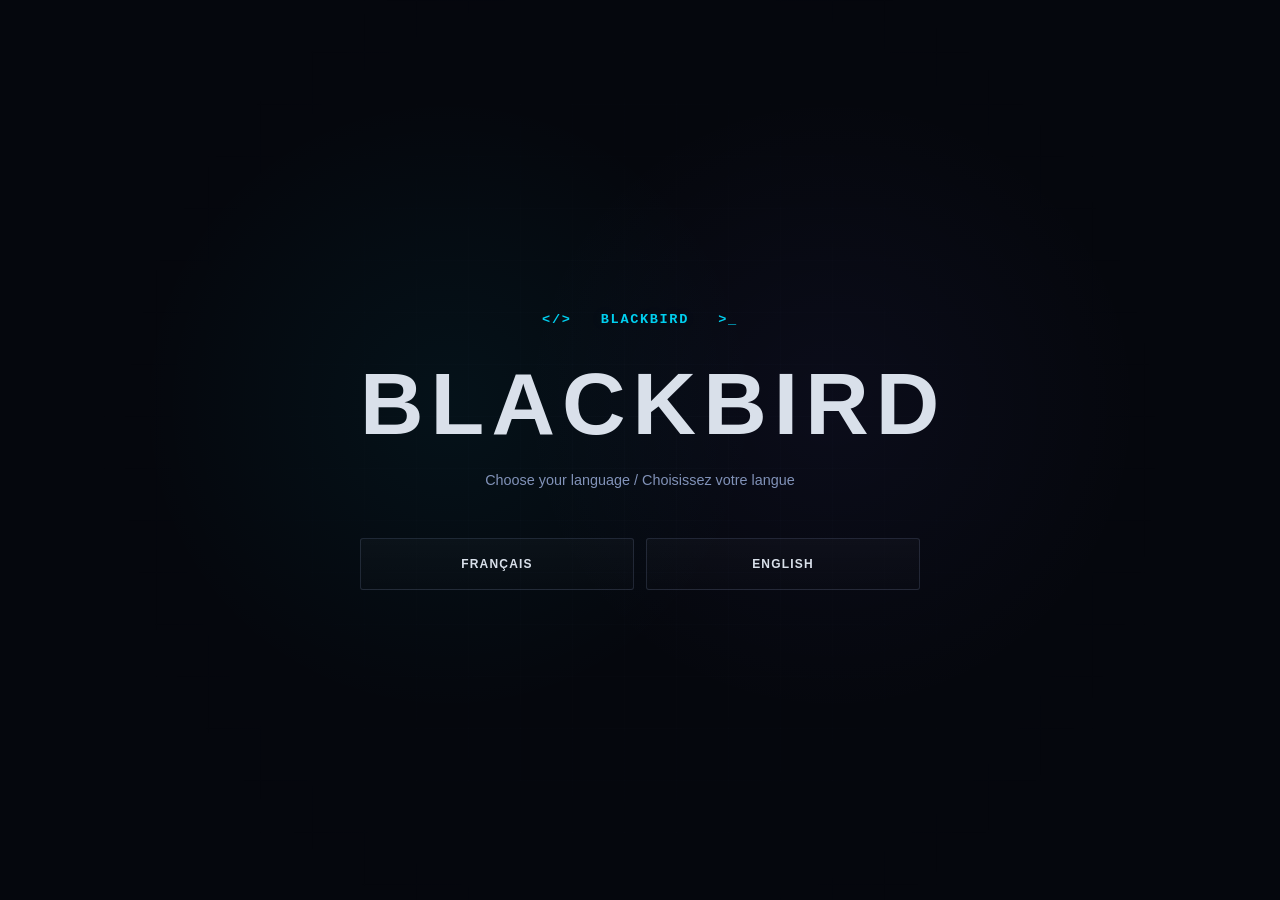
<file: index.html>
<!DOCTYPE html>
<html lang="fr">

<head>
    <meta charset="UTF-8">

    <meta
        name="viewport"
        content="width=device-width, initial-scale=1.0"
    >

    <title>BLACKBIRD — Choose your language</title>

    <link
        rel="stylesheet"
        href="css/common.css"
    >

    <link
        rel="stylesheet"
        href="css/entry.css"
    >
</head>

<body class="language-entry-page">

    <main class="language-entry">

        <div class="language-entry__content">

            <p class="language-entry__symbol" aria-hidden="true">
                &lt;/&gt; &nbsp; BLACKBIRD &nbsp; &gt;_
            </p>

            <h1 class="language-entry__title">
                BLACKBIRD
            </h1>

            <p class="language-entry__subtitle">
                Choose your language / Choisissez votre langue
            </p>

            <nav
                class="language-entry__choices"
                aria-label="Language selection / Sélection de la langue"
            >
                <a href="fr/index.html">
                    Français
                </a>

                <a href="en/index.html">
                    English
                </a>
            </nav>

        </div>

    </main>

</body>

</html>
</file>
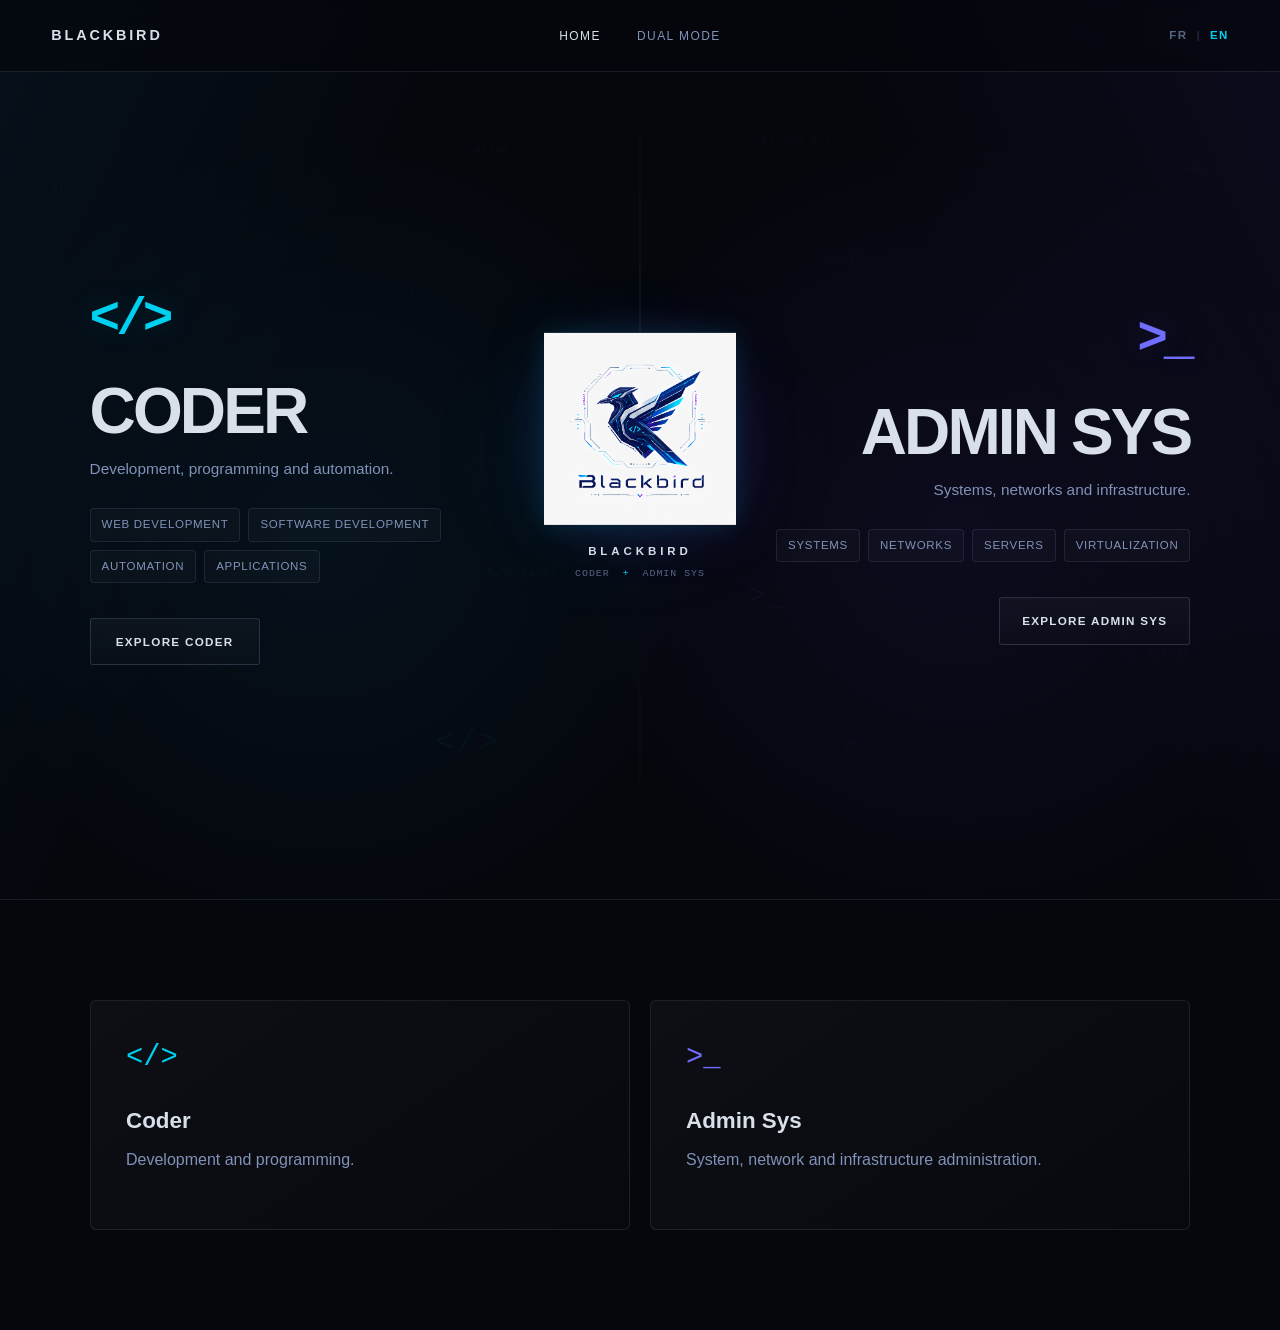
<file: en/index.html>
<!DOCTYPE html>
<html lang="en">

<head>
    <meta charset="UTF-8">

    <meta
        name="viewport"
        content="width=device-width, initial-scale=1.0"
    >

    <title>BLACKBIRD | Development & System Administration</title>

    <link
        rel="stylesheet"
        href="../css/common.css"
    >

    <link
        rel="stylesheet"
        href="../css/home.css"
    >
</head>

<body class="page-home">

    <header class="site-header">

    <nav
        class="main-nav"
        aria-label="Main navigation"
    >

        <!-- Identité BLACKBIRD -->
        <a
            class="brand"
            href="index.html"
            aria-label="BLACKBIRD — Home"
        >
            <span
                class="brand__logo"
                aria-hidden="true"
            >
                BLACKBIRD
            </span>
        </a>


        <!-- Navigation principale -->
        <ul class="main-nav__links">

            <li>
                <a
                    href="index.html"
                    aria-current="page"
                >
                    Home
                </a>
            </li>

            <li>
                <a href="#dual-mode">
                    Dual Mode
                </a>
            </li>

        </ul>


        <!-- Sélecteur de langue -->
        <div
            class="language-switch"
            aria-label="Language selection"
        >

            <a
                class="language-switch__item "
                href="../fr/index.html"
                lang="fr"
                hreflang="fr"
                
            >
                FR
            </a>

            <span
                class="language-switch__separator"
                aria-hidden="true"
            >
                |
            </span>

            <a
                class="language-switch__item is-active"
                href="../en/index.html"
                lang="en"
                hreflang="en"
                aria-current="page"
            >
                EN
            </a>

        </div>

    </nav>

</header>

    <main id="home">

        <!-- ==================================================
             HERO — BLACKBIRD DUAL MODE
        =================================================== -->
        <section
            class="dual-hero"
            id="dual-mode"
            aria-labelledby="blackbird-title"
        >

            <!-- ==============================================
                 CODER
            =============================================== -->
            <article
                class="dual-panel dual-panel--coder"
                id="coder"
            >

                <div class="dual-panel__content">

                    <span
                        class="dual-panel__symbol"
                        aria-hidden="true"
                    >
                        &lt;/&gt;
                    </span>

                    <h2 class="dual-panel__title">
                        CODER
                    </h2>

                    <p class="dual-panel__description">
                        Development, programming and automation.
                    </p>

                    <ul class="dual-panel__topics">
                        <li>Web Development</li>
                        <li>Software Development</li>
                        <li>Automation</li>
                        <li>Applications</li>
                    </ul>

                    <a
                        class="dual-panel__action"
                        href="#coder-preview"
                    >
                        Explore Coder
                    </a>

                </div>

                <!-- Éléments graphiques futurs -->
                <div
                    class="dual-panel__background dual-panel__background--coder"
                    aria-hidden="true"
                >
                    <span class="tech-element tech-element--1">01</span>
                    <span class="tech-element tech-element--2">{ }</span>
                    <span class="tech-element tech-element--3">const</span>
                    <span class="tech-element tech-element--4">&lt;/&gt;</span>
                    <span class="tech-element tech-element--5">101101</span>
                    <span class="tech-element tech-element--6">function()</span>
                </div>

            </article>


            <!-- ==============================================
                 IDENTITÉ CENTRALE BLACKBIRD
            =============================================== -->
            <div class="blackbird-core">

                <div class="blackbird-core__glow" aria-hidden="true"></div>

                <img
                    class="blackbird-core__logo"
                    src="../assets/logo/blackbird-logo.png"
                    alt="BLACKBIRD"
                >

                <h1
                    class="blackbird-core__title"
                    id="blackbird-title"
                >
                    BLACKBIRD
                </h1>

                <p class="blackbird-core__subtitle">
                    CODER <span aria-hidden="true">+</span> ADMIN SYS
                </p>

            </div>


            <!-- ==============================================
                 ADMIN SYS
            =============================================== -->
            <article
                class="dual-panel dual-panel--admin"
                id="admin-sys"
            >

                <div class="dual-panel__content">

                    <span
                        class="dual-panel__symbol"
                        aria-hidden="true"
                    >
                        &gt;_
                    </span>

                    <h2 class="dual-panel__title">
                        ADMIN SYS
                    </h2>

                    <p class="dual-panel__description">
                        Systems, networks and infrastructure.
                    </p>

                    <ul class="dual-panel__topics">
                        <li>Systems</li>
                        <li>Networks</li>
                        <li>Servers</li>
                        <li>Virtualization</li>
                    </ul>

                    <a
                        class="dual-panel__action"
                        href="admin-sys/index.html"
                    >
                        Explore Admin Sys
                    </a>

                </div>

                <!-- Éléments graphiques futurs -->
                <div
                    class="dual-panel__background dual-panel__background--admin"
                    aria-hidden="true"
                >
                    <span class="tech-element tech-element--1">SSH</span>
                    <span class="tech-element tech-element--2">SERVER</span>
                    <span class="tech-element tech-element--3">TCP/IP</span>
                    <span class="tech-element tech-element--4">VM</span>
                    <span class="tech-element tech-element--5">192.168.x.x</span>
                    <span class="tech-element tech-element--6">&gt;_</span>
                </div>

            </article>

        </section>


        <!-- ==================================================
             PREMIÈRES CARTES
        =================================================== -->
        <section
            class="mode-preview"
            aria-label="Overview of BLACKBIRD domains"
        >

            <!-- Carte Coder -->
            <article
                class="mode-card mode-card--coder"
                id="coder-preview"
            >

                <span
                    class="mode-card__symbol"
                    aria-hidden="true"
                >
                    &lt;/&gt;
                </span>

                <h2>
                    Coder
                </h2>

                <p>
                    Development and programming.
                </p>

            </article>


            <!-- Carte Admin Sys -->
            <article
                class="mode-card mode-card--admin"
                id="admin-preview"
            >

                <span
                    class="mode-card__symbol"
                    aria-hidden="true"
                >
                    &gt;_
                </span>

                <h2>
                    Admin Sys
                </h2>

                <p>
                    System, network and infrastructure administration.
                </p>

            </article>

        </section>

    </main>

    <script
        src="../js/main.js"
        defer
    ></script>

</body>

</html>
</file>
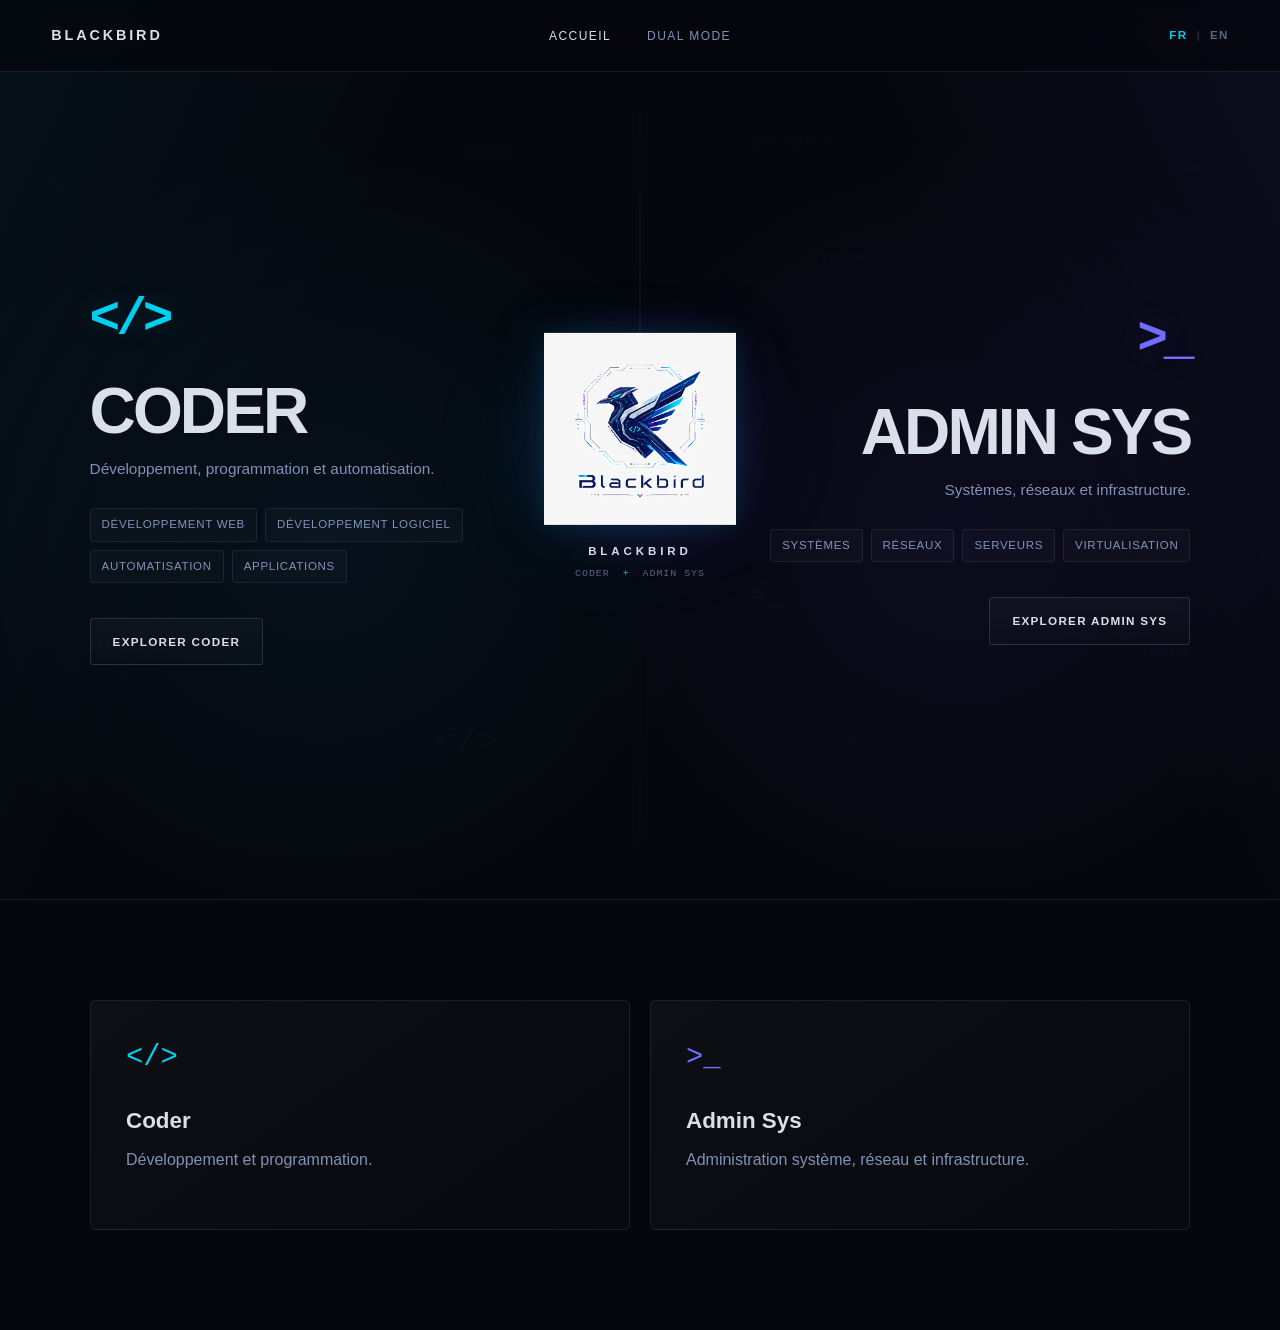
<file: fr/index.html>
<!DOCTYPE html>
<html lang="fr">

<head>
    <meta charset="UTF-8">

    <meta
        name="viewport"
        content="width=device-width, initial-scale=1.0"
    >

    <title>BLACKBIRD | Développement & Administration Système</title>

    <link
        rel="stylesheet"
        href="../css/common.css"
    >

    <link
        rel="stylesheet"
        href="../css/home.css"
    >
</head>

<body class="page-home">

    <header class="site-header">

    <nav
        class="main-nav"
        aria-label="Navigation principale"
    >

        <!-- Identité BLACKBIRD -->
        <a
            class="brand"
            href="index.html"
            aria-label="BLACKBIRD — Accueil"
        >
            <span
                class="brand__logo"
                aria-hidden="true"
            >
                BLACKBIRD
            </span>
        </a>


        <!-- Navigation principale -->
        <ul class="main-nav__links">

            <li>
                <a
                    href="index.html"
                    aria-current="page"
                >
                    Accueil
                </a>
            </li>

            <li>
                <a href="#dual-mode">
                    Dual Mode
                </a>
            </li>

        </ul>


        <!-- Sélecteur de langue -->
        <div
            class="language-switch"
            aria-label="Sélection de la langue"
        >

            <a
                class="language-switch__item is-active"
                href="../fr/index.html"
                lang="fr"
                hreflang="fr"
                aria-current="page"
            >
                FR
            </a>

            <span
                class="language-switch__separator"
                aria-hidden="true"
            >
                |
            </span>

            <a
                class="language-switch__item "
                href="../en/index.html"
                lang="en"
                hreflang="en"
                
            >
                EN
            </a>

        </div>

    </nav>

</header>

    <main id="home">

        <!-- ==================================================
             HERO — BLACKBIRD DUAL MODE
        =================================================== -->
        <section
            class="dual-hero"
            id="dual-mode"
            aria-labelledby="blackbird-title"
        >

            <!-- ==============================================
                 CODER
            =============================================== -->
            <article
                class="dual-panel dual-panel--coder"
                id="coder"
            >

                <div class="dual-panel__content">

                    <span
                        class="dual-panel__symbol"
                        aria-hidden="true"
                    >
                        &lt;/&gt;
                    </span>

                    <h2 class="dual-panel__title">
                        CODER
                    </h2>

                    <p class="dual-panel__description">
                        Développement, programmation et automatisation.
                    </p>

                    <ul class="dual-panel__topics">
                        <li>Développement web</li>
                        <li>Développement logiciel</li>
                        <li>Automatisation</li>
                        <li>Applications</li>
                    </ul>

                    <a
                        class="dual-panel__action"
                        href="#coder-preview"
                    >
                        Explorer Coder
                    </a>

                </div>

                <!-- Éléments graphiques futurs -->
                <div
                    class="dual-panel__background dual-panel__background--coder"
                    aria-hidden="true"
                >
                    <span class="tech-element tech-element--1">01</span>
                    <span class="tech-element tech-element--2">{ }</span>
                    <span class="tech-element tech-element--3">const</span>
                    <span class="tech-element tech-element--4">&lt;/&gt;</span>
                    <span class="tech-element tech-element--5">101101</span>
                    <span class="tech-element tech-element--6">function()</span>
                </div>

            </article>


            <!-- ==============================================
                 IDENTITÉ CENTRALE BLACKBIRD
            =============================================== -->
            <div class="blackbird-core">

                <div class="blackbird-core__glow" aria-hidden="true"></div>

                <img
                    class="blackbird-core__logo"
                    src="../assets/logo/blackbird-logo.png"
                    alt="BLACKBIRD"
                >

                <h1
                    class="blackbird-core__title"
                    id="blackbird-title"
                >
                    BLACKBIRD
                </h1>

                <p class="blackbird-core__subtitle">
                    CODER <span aria-hidden="true">+</span> ADMIN SYS
                </p>

            </div>


            <!-- ==============================================
                 ADMIN SYS
            =============================================== -->
            <article
                class="dual-panel dual-panel--admin"
                id="admin-sys"
            >

                <div class="dual-panel__content">

                    <span
                        class="dual-panel__symbol"
                        aria-hidden="true"
                    >
                        &gt;_
                    </span>

                    <h2 class="dual-panel__title">
                        ADMIN SYS
                    </h2>

                    <p class="dual-panel__description">
                        Systèmes, réseaux et infrastructure.
                    </p>

                    <ul class="dual-panel__topics">
                        <li>Systèmes</li>
                        <li>Réseaux</li>
                        <li>Serveurs</li>
                        <li>Virtualisation</li>
                    </ul>

                    <a
                        class="dual-panel__action"
                        href="admin-sys/index.html"
                    >
                        Explorer Admin Sys
                    </a>

                </div>

                <!-- Éléments graphiques futurs -->
                <div
                    class="dual-panel__background dual-panel__background--admin"
                    aria-hidden="true"
                >
                    <span class="tech-element tech-element--1">SSH</span>
                    <span class="tech-element tech-element--2">SERVER</span>
                    <span class="tech-element tech-element--3">TCP/IP</span>
                    <span class="tech-element tech-element--4">VM</span>
                    <span class="tech-element tech-element--5">192.168.x.x</span>
                    <span class="tech-element tech-element--6">&gt;_</span>
                </div>

            </article>

        </section>


        <!-- ==================================================
             PREMIÈRES CARTES
        =================================================== -->
        <section
            class="mode-preview"
            aria-label="Aperçu des domaines BLACKBIRD"
        >

            <!-- Carte Coder -->
            <article
                class="mode-card mode-card--coder"
                id="coder-preview"
            >

                <span
                    class="mode-card__symbol"
                    aria-hidden="true"
                >
                    &lt;/&gt;
                </span>

                <h2>
                    Coder
                </h2>

                <p>
                    Développement et programmation.
                </p>

            </article>


            <!-- Carte Admin Sys -->
            <article
                class="mode-card mode-card--admin"
                id="admin-preview"
            >

                <span
                    class="mode-card__symbol"
                    aria-hidden="true"
                >
                    &gt;_
                </span>

                <h2>
                    Admin Sys
                </h2>

                <p>
                    Administration système, réseau et infrastructure.
                </p>

            </article>

        </section>

    </main>

    <script
        src="../js/main.js"
        defer
    ></script>

</body>

</html>
</file>
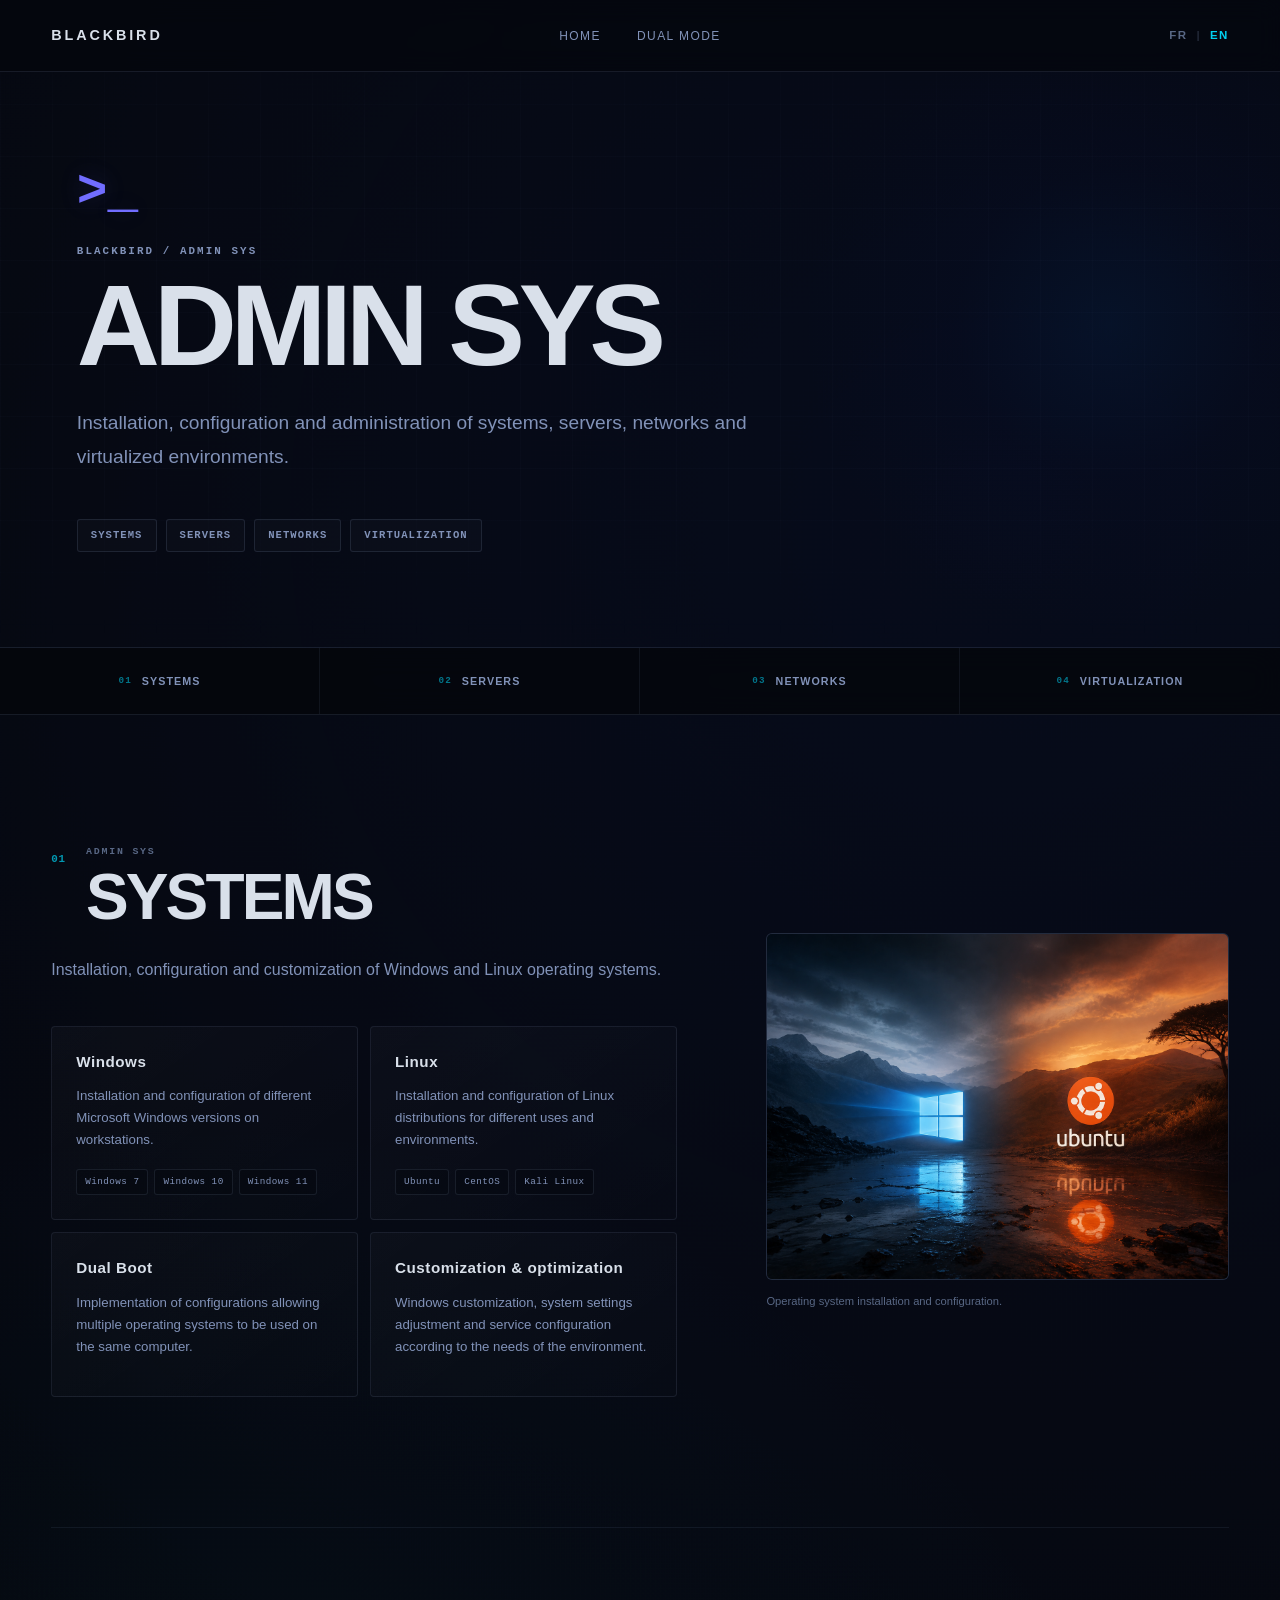
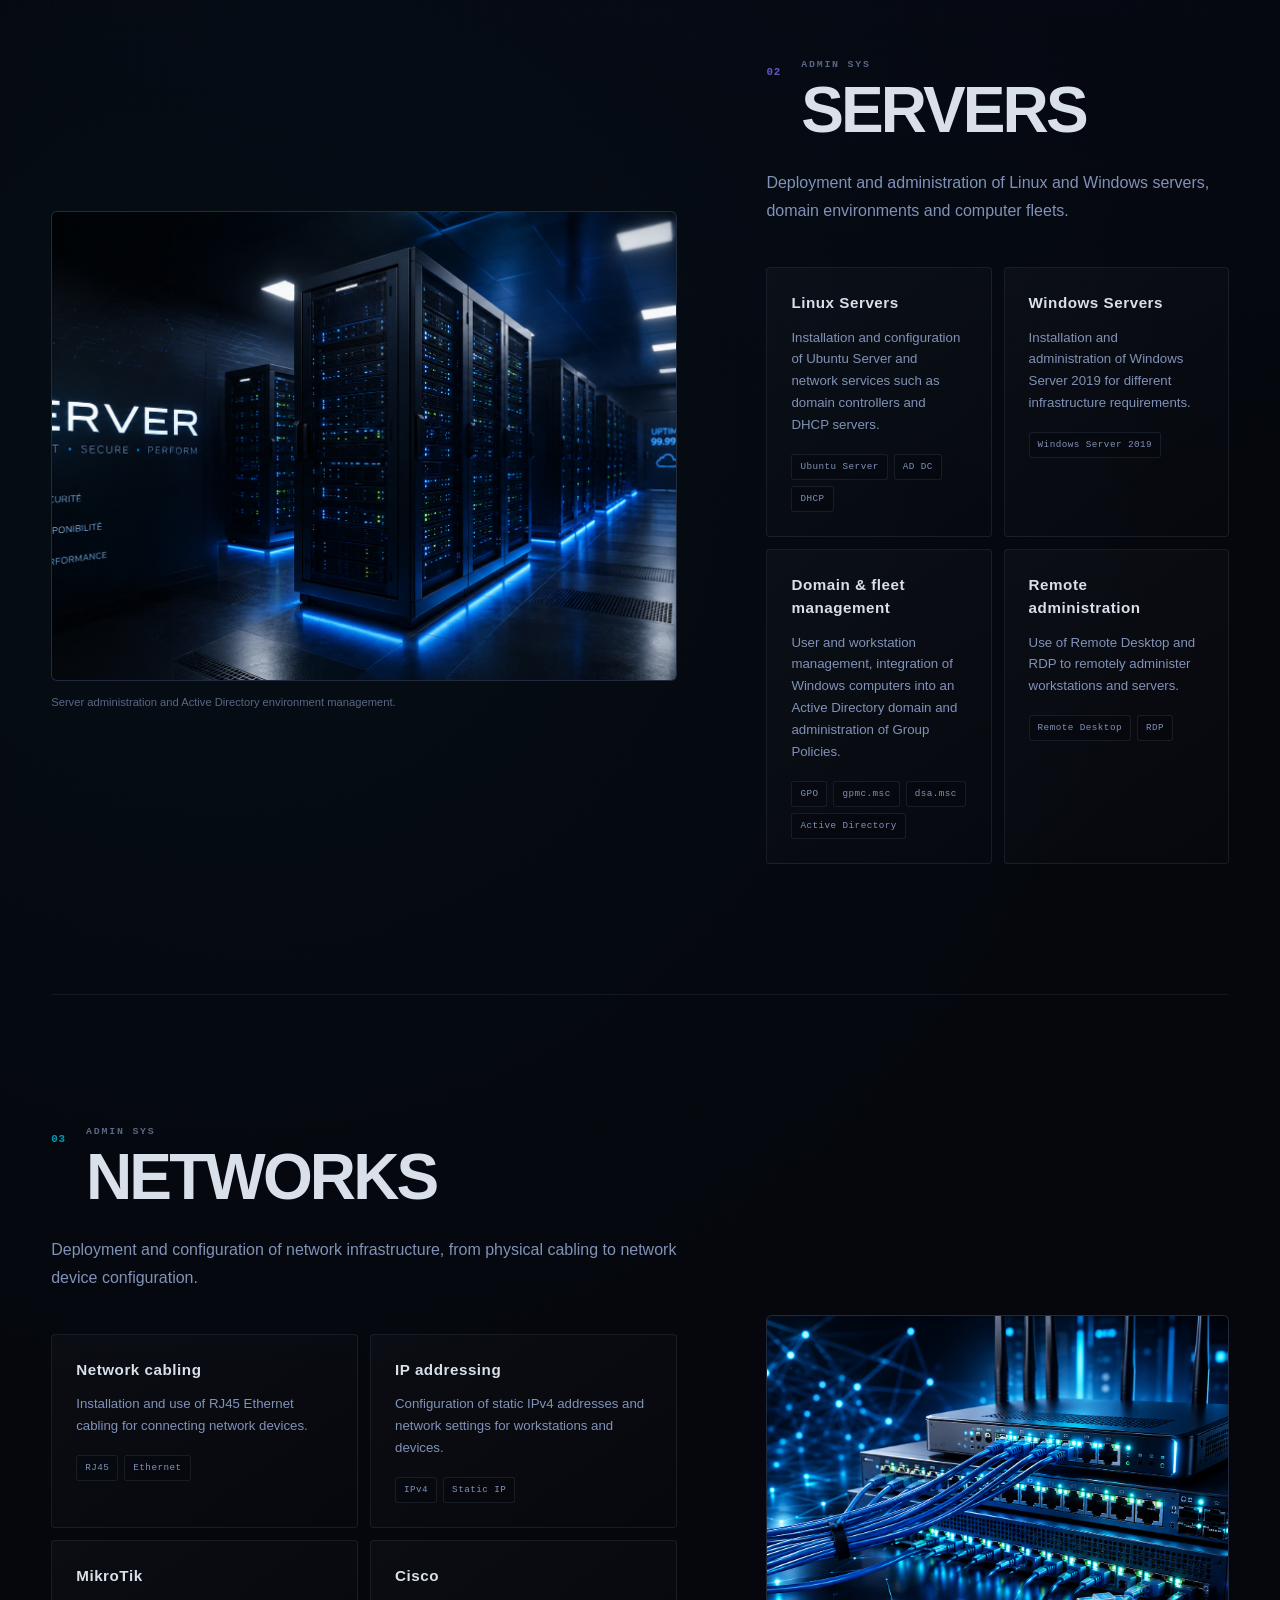
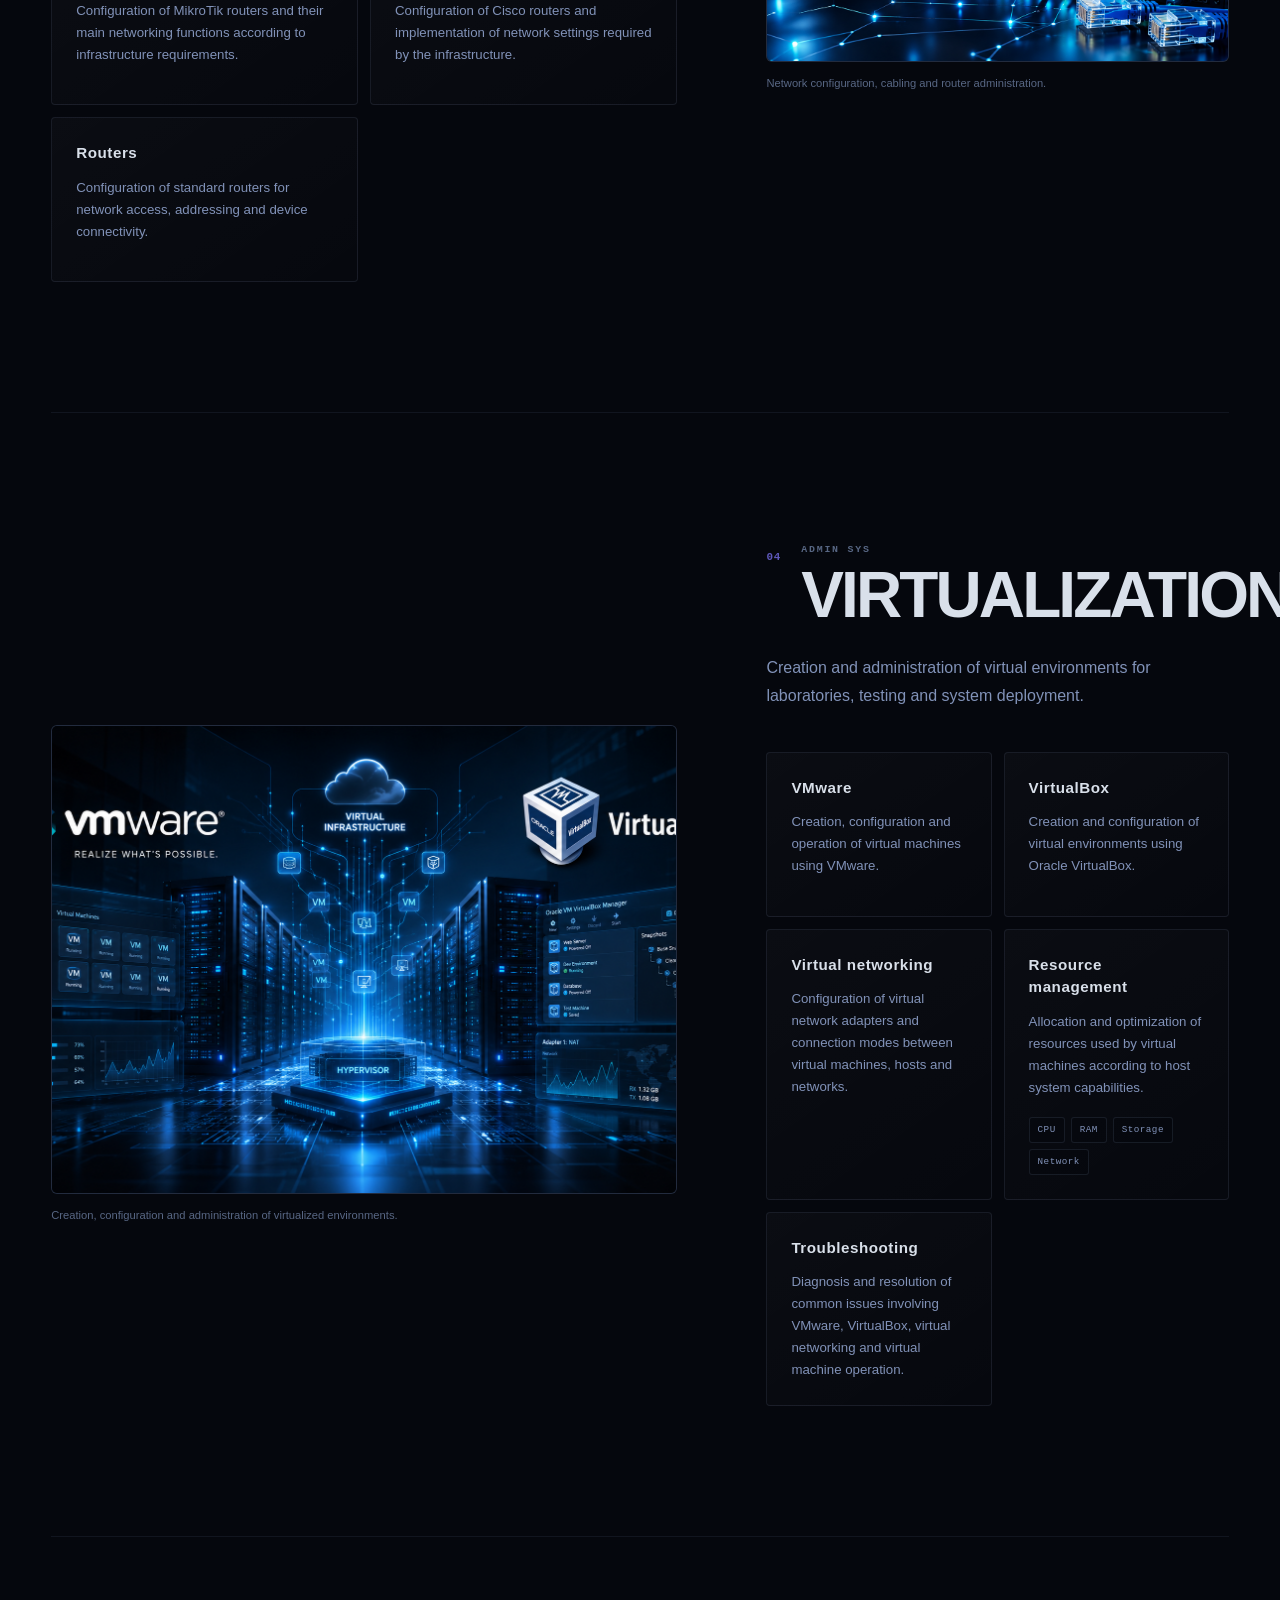
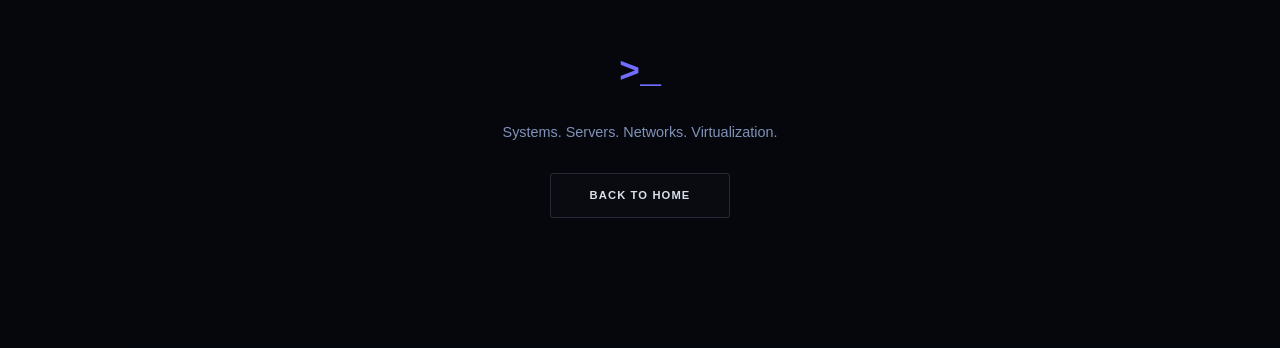
<file: en/admin-sys/index.html>
<!DOCTYPE html>
<html lang="en">

<head>
    <meta charset="UTF-8">

    <meta
        name="viewport"
        content="width=device-width, initial-scale=1.0"
    >

    <title>BLACKBIRD | Systems & Network Administration</title>

    <link
        rel="stylesheet"
        href="../../css/common.css"
    >

    <link
        rel="stylesheet"
        href="../../css/admin-sys.css"
    >
</head>

<body class="page-admin-sys">

    <header class="site-header">

    <nav
        class="main-nav"
        aria-label="Main navigation"
    >

        <!-- Identité BLACKBIRD -->
        <a
            class="brand"
            href="../index.html"
            aria-label="BLACKBIRD — Home"
        >
            <span
                class="brand__logo"
                aria-hidden="true"
            >
                BLACKBIRD
            </span>
        </a>


        <!-- Navigation principale -->
        <ul class="main-nav__links">

            <li>
                <a
                    href="../index.html"
                    
                >
                    Home
                </a>
            </li>

            <li>
                <a href="../index.html#dual-mode">
                    Dual Mode
                </a>
            </li>

        </ul>


        <!-- Sélecteur de langue -->
        <div
            class="language-switch"
            aria-label="Language selection"
        >

            <a
                class="language-switch__item "
                href="../../fr/admin-sys/index.html"
                lang="fr"
                hreflang="fr"
                
            >
                FR
            </a>

            <span
                class="language-switch__separator"
                aria-hidden="true"
            >
                |
            </span>

            <a
                class="language-switch__item is-active"
                href="../../en/admin-sys/index.html"
                lang="en"
                hreflang="en"
                aria-current="page"
            >
                EN
            </a>

        </div>

    </nav>

</header>

    <main class="admin-page" id="admin-sys">

    <!-- ======================================================
         HERO — ADMIN SYS
    ======================================================= -->
    <section
        class="admin-hero"
        aria-labelledby="admin-page-title"
    >

        <div class="admin-hero__content">

            <p
                class="admin-hero__symbol"
                aria-hidden="true"
            >
                &gt;_
            </p>

            <p class="admin-hero__eyebrow">
                BLACKBIRD / ADMIN SYS
            </p>

            <h1
                class="admin-hero__title"
                id="admin-page-title"
            >
                ADMIN SYS
            </h1>

            <p class="admin-hero__description">
                Installation, configuration and administration of systems, servers, networks and virtualized environments.
            </p>


            <!-- Domaines principaux -->
            <ul
                class="admin-hero__domains"
                aria-label="System administration skill areas"
            >
                <li>Systems</li>
                <li>Servers</li>
                <li>Networks</li>
                <li>Virtualization</li>
            </ul>

        </div>

    </section>


    <!-- ======================================================
         NAVIGATION INTERNE
    ======================================================= -->
    <nav
        class="admin-section-nav"
        aria-label="ADMIN SYS skills navigation"
    >

        <a href="#systems">
            <span aria-hidden="true">01</span>
            Systems
        </a>

        <a href="#servers">
            <span aria-hidden="true">02</span>
            Servers
        </a>

        <a href="#networks">
            <span aria-hidden="true">03</span>
            Networks
        </a>

        <a href="#virtualization">
            <span aria-hidden="true">04</span>
            Virtualization
        </a>

    </nav>


    <!-- ======================================================
         SYSTEMS
    ======================================================= -->
    <section
        class="admin-domain admin-domain--systems"
        id="systems"
        aria-labelledby="systems-title"
    >

        <div class="admin-domain__content">

            <header class="admin-domain__header">

                <p class="admin-domain__number">
                    01
                </p>

                <div>
                    <p class="admin-domain__label">
                        ADMIN SYS
                    </p>

                    <h2 id="systems-title">
                        SYSTEMS
                    </h2>
                </div>

            </header>


            <p class="admin-domain__intro">
                Installation, configuration and customization of Windows and Linux operating systems.
            </p>


            <div class="admin-skills">

                <article class="admin-skill-card">

                    <h3>
                        Windows
                    </h3>

                    <p>
                        Installation and configuration of different Microsoft Windows versions on workstations.
                    </p>

                    <ul class="admin-tech-list">
                        <li>Windows 7</li>
                        <li>Windows 10</li>
                        <li>Windows 11</li>
                    </ul>

                </article>


                <article class="admin-skill-card">

                    <h3>
                        Linux
                    </h3>

                    <p>
                        Installation and configuration of Linux distributions for different uses and environments.
                    </p>

                    <ul class="admin-tech-list">
                        <li>Ubuntu</li>
                        <li>CentOS</li>
                        <li>Kali Linux</li>
                    </ul>

                </article>


                <article class="admin-skill-card">

                    <h3>
                        Dual Boot
                    </h3>

                    <p>
                        Implementation of configurations allowing multiple operating systems to be used on the same computer.
                    </p>

                </article>


                <article class="admin-skill-card">

                    <h3>
                        Customization & optimization
                    </h3>

                    <p>
                        Windows customization, system settings adjustment and service configuration according to the needs of the environment.
                    </p>

                </article>

            </div>

        </div>


        <!-- Image fournie ultérieurement par le propriétaire -->
        <figure class="admin-domain__media">

            <img
                src="../../assets/images/admin/systems-cover.jpg"
                alt="Windows and Linux operating system installation and configuration"
                loading="lazy"
                width="1200"
                height="900"
            >

            <figcaption>
                Operating system installation and configuration.
            </figcaption>

        </figure>

    </section>


    <!-- ======================================================
         SERVERS
    ======================================================= -->
    <section
        class="admin-domain admin-domain--servers admin-domain--reverse"
        id="servers"
        aria-labelledby="servers-title"
    >

        <div class="admin-domain__content">

            <header class="admin-domain__header">

                <p class="admin-domain__number">
                    02
                </p>

                <div>
                    <p class="admin-domain__label">
                        ADMIN SYS
                    </p>

                    <h2 id="servers-title">
                        SERVERS
                    </h2>
                </div>

            </header>


            <p class="admin-domain__intro">
                Deployment and administration of Linux and Windows servers, domain environments and computer fleets.
            </p>


            <div class="admin-skills">

                <article class="admin-skill-card">

                    <h3>
                        Linux Servers
                    </h3>

                    <p>
                        Installation and configuration of Ubuntu Server and network services such as domain controllers and DHCP servers.
                    </p>

                    <ul class="admin-tech-list">
                        <li>Ubuntu Server</li>
                        <li>AD DC</li>
                        <li>DHCP</li>
                    </ul>

                </article>


                <article class="admin-skill-card">

                    <h3>
                        Windows Servers
                    </h3>

                    <p>
                        Installation and administration of Windows Server 2019 for different infrastructure requirements.
                    </p>

                    <ul class="admin-tech-list">
                        <li>Windows Server 2019</li>
                    </ul>

                </article>


                <article class="admin-skill-card">

                    <h3>
                        Domain & fleet management
                    </h3>

                    <p>
                        User and workstation management, integration of Windows computers into an Active Directory domain and administration of Group Policies.
                    </p>

                    <ul class="admin-tech-list">
                        <li>GPO</li>
                        <li>gpmc.msc</li>
                        <li>dsa.msc</li>
                        <li>Active Directory</li>
                    </ul>

                </article>


                <article class="admin-skill-card">

                    <h3>
                        Remote administration
                    </h3>

                    <p>
                        Use of Remote Desktop and RDP to remotely administer workstations and servers.
                    </p>

                    <ul class="admin-tech-list">
                        <li>Remote Desktop</li>
                        <li>RDP</li>
                    </ul>

                </article>

            </div>

        </div>


        <!-- Image fournie ultérieurement -->
        <figure class="admin-domain__media">

            <img
                src="../../assets/images/admin/servers-cover.jpg"
                alt="Linux and Windows server administration and Active Directory management"
                loading="lazy"
                width="1200"
                height="900"
            >

            <figcaption>
                Server administration and Active Directory environment management.
            </figcaption>

        </figure>

    </section>


    <!-- ======================================================
         NETWORKS
    ======================================================= -->
    <section
        class="admin-domain admin-domain--networks"
        id="networks"
        aria-labelledby="networks-title"
    >

        <div class="admin-domain__content">

            <header class="admin-domain__header">

                <p class="admin-domain__number">
                    03
                </p>

                <div>
                    <p class="admin-domain__label">
                        ADMIN SYS
                    </p>

                    <h2 id="networks-title">
                        NETWORKS
                    </h2>
                </div>

            </header>


            <p class="admin-domain__intro">
                Deployment and configuration of network infrastructure, from physical cabling to network device configuration.
            </p>


            <div class="admin-skills">

                <article class="admin-skill-card">

                    <h3>
                        Network cabling
                    </h3>

                    <p>
                        Installation and use of RJ45 Ethernet cabling for connecting network devices.
                    </p>

                    <ul class="admin-tech-list">
                        <li>RJ45</li>
                        <li>Ethernet</li>
                    </ul>

                </article>


                <article class="admin-skill-card">

                    <h3>
                        IP addressing
                    </h3>

                    <p>
                        Configuration of static IPv4 addresses and network settings for workstations and devices.
                    </p>

                    <ul class="admin-tech-list">
                        <li>IPv4</li>
                        <li>Static IP</li>
                    </ul>

                </article>


                <article class="admin-skill-card">

                    <h3>
                        MikroTik
                    </h3>

                    <p>
                        Configuration of MikroTik routers and their main networking functions according to infrastructure requirements.
                    </p>

                </article>


                <article class="admin-skill-card">

                    <h3>
                        Cisco
                    </h3>

                    <p>
                        Configuration of Cisco routers and implementation of network settings required by the infrastructure.
                    </p>

                </article>


                <article class="admin-skill-card">

                    <h3>
                        Routers
                    </h3>

                    <p>
                        Configuration of standard routers for network access, addressing and device connectivity.
                    </p>

                </article>

            </div>

        </div>


        <!-- Image fournie ultérieurement -->
        <figure class="admin-domain__media">

            <img
                src="../../assets/images/admin/networks-cover.jpg"
                alt="Network cabling and network equipment configuration"
                loading="lazy"
                width="1200"
                height="900"
            >

            <figcaption>
                Network configuration, cabling and router administration.
            </figcaption>

        </figure>

    </section>


    <!-- ======================================================
         VIRTUALIZATION
    ======================================================= -->
    <section
        class="admin-domain admin-domain--virtualization admin-domain--reverse"
        id="virtualization"
        aria-labelledby="virtualization-title"
    >

        <div class="admin-domain__content">

            <header class="admin-domain__header">

                <p class="admin-domain__number">
                    04
                </p>

                <div>
                    <p class="admin-domain__label">
                        ADMIN SYS
                    </p>

                    <h2 id="virtualization-title">
                        VIRTUALIZATION
                    </h2>
                </div>

            </header>


            <p class="admin-domain__intro">
                Creation and administration of virtual environments for laboratories, testing and system deployment.
            </p>


            <div class="admin-skills">

                <article class="admin-skill-card">

                    <h3>
                        VMware
                    </h3>

                    <p>
                        Creation, configuration and operation of virtual machines using VMware.
                    </p>

                </article>


                <article class="admin-skill-card">

                    <h3>
                        VirtualBox
                    </h3>

                    <p>
                        Creation and configuration of virtual environments using Oracle VirtualBox.
                    </p>

                </article>


                <article class="admin-skill-card">

                    <h3>
                        Virtual networking
                    </h3>

                    <p>
                        Configuration of virtual network adapters and connection modes between virtual machines, hosts and networks.
                    </p>

                </article>


                <article class="admin-skill-card">

                    <h3>
                        Resource management
                    </h3>

                    <p>
                        Allocation and optimization of resources used by virtual machines according to host system capabilities.
                    </p>

                    <ul class="admin-tech-list">
                        <li>CPU</li>
                        <li>RAM</li>
                        <li>Storage</li>
                        <li>Network</li>
                    </ul>

                </article>


                <article class="admin-skill-card">

                    <h3>
                        Troubleshooting
                    </h3>

                    <p>
                        Diagnosis and resolution of common issues involving VMware, VirtualBox, virtual networking and virtual machine operation.
                    </p>

                </article>

            </div>

        </div>


        <!-- Image fournie ultérieurement -->
        <figure class="admin-domain__media">

            <img
                src="../../assets/images/admin/virtualization-cover.jpg"
                alt="Virtualization environment with virtual machines"
                loading="lazy"
                width="1200"
                height="900"
            >

            <figcaption>
                Creation, configuration and administration of virtualized environments.
            </figcaption>

        </figure>

    </section>


    <!-- ======================================================
         END / RETURN
    ======================================================= -->
    <section class="admin-end">

        <p class="admin-end__symbol" aria-hidden="true">
            &gt;_
        </p>

        <p>
            Systems. Servers. Networks. Virtualization.
        </p>

        <a
            class="admin-end__back"
            href="../index.html"
        >
            Back to home
        </a>

    </section>

</main>

    <script
        src="../../js/main.js"
        defer
    ></script>

</body>

</html>
</file>
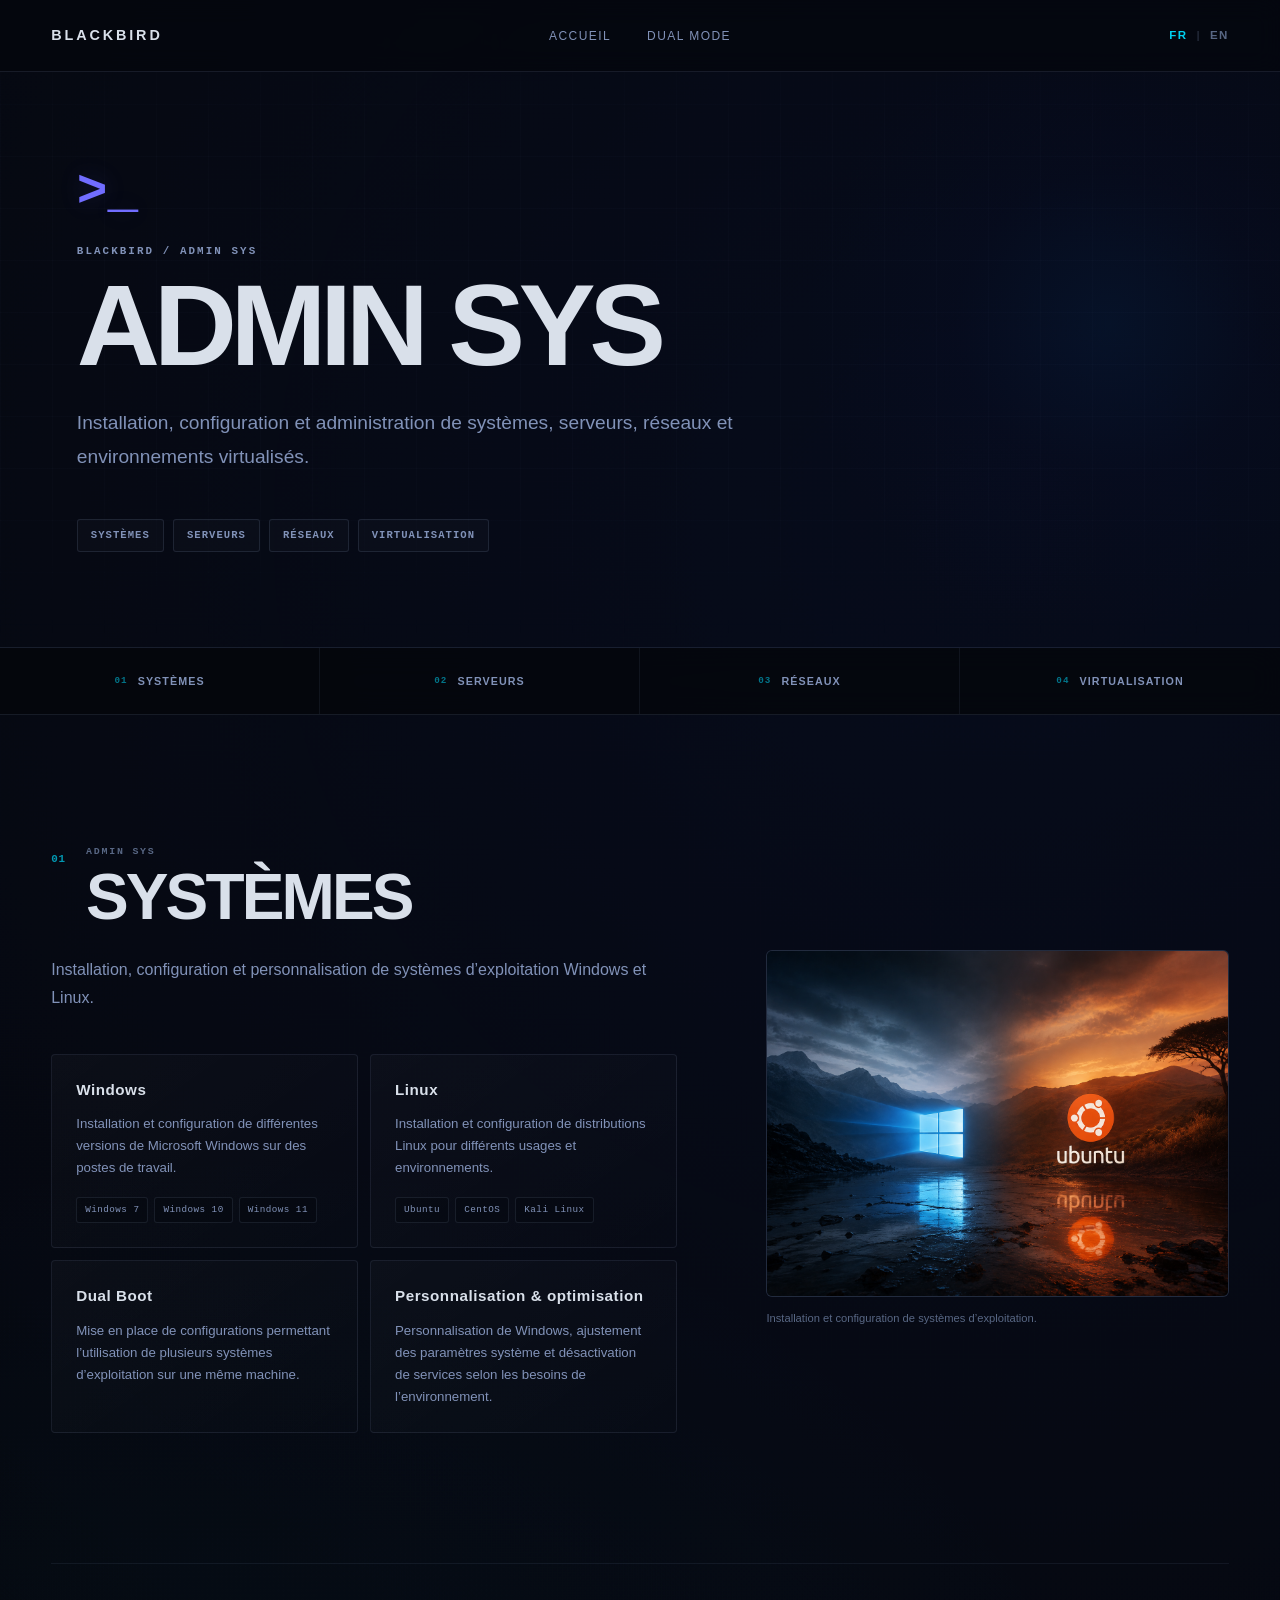
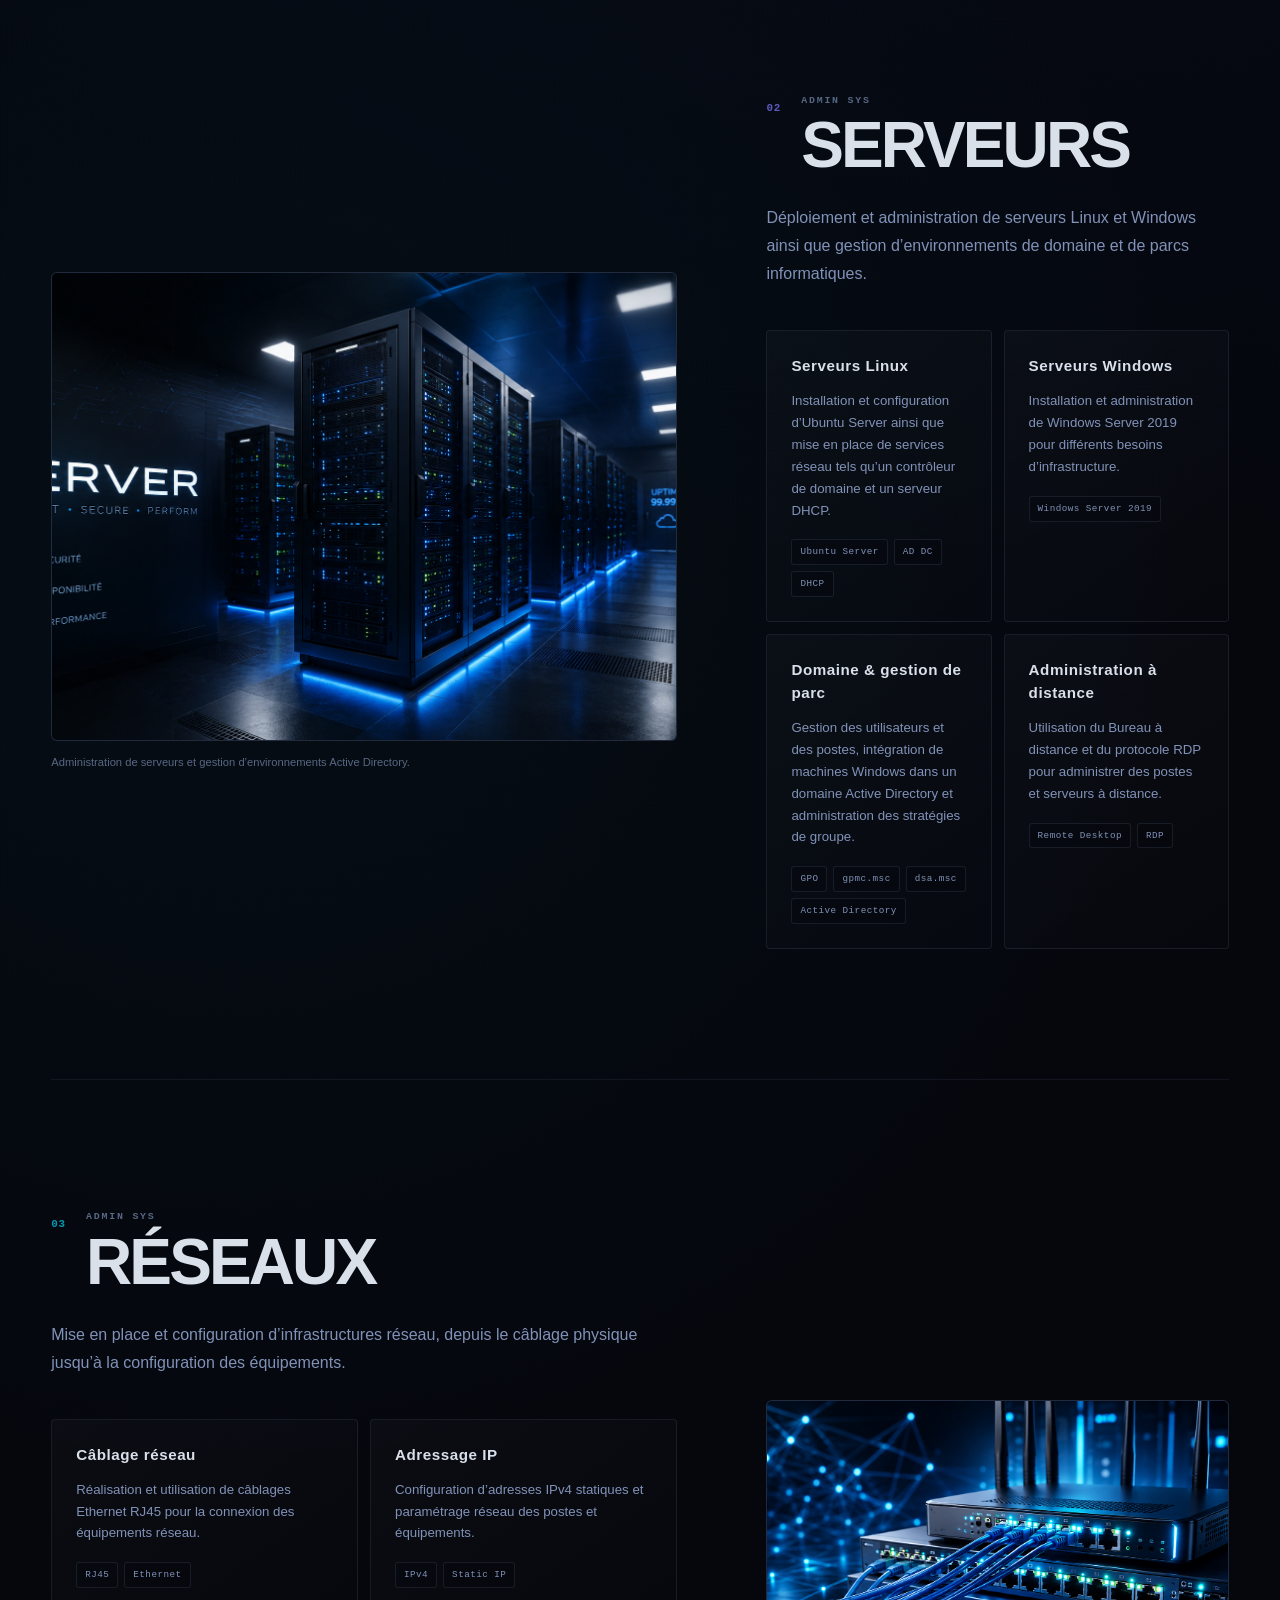
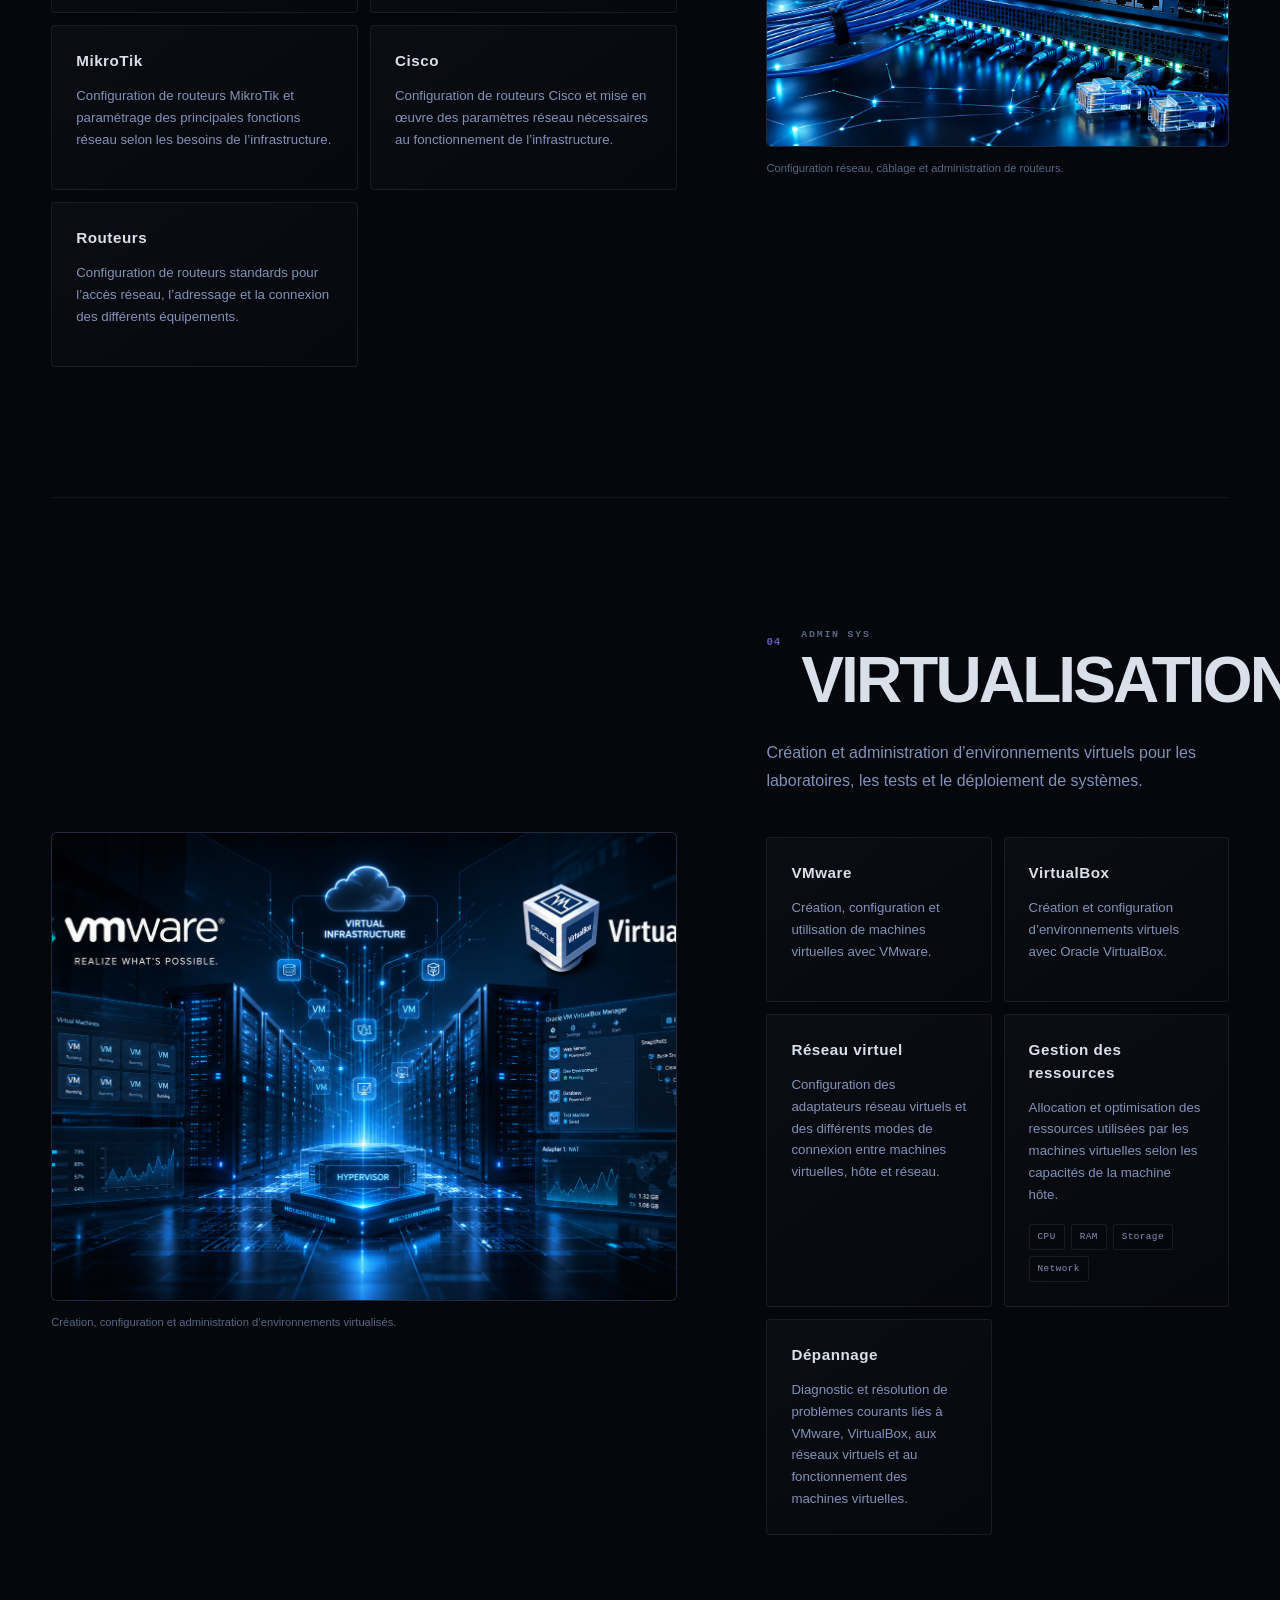
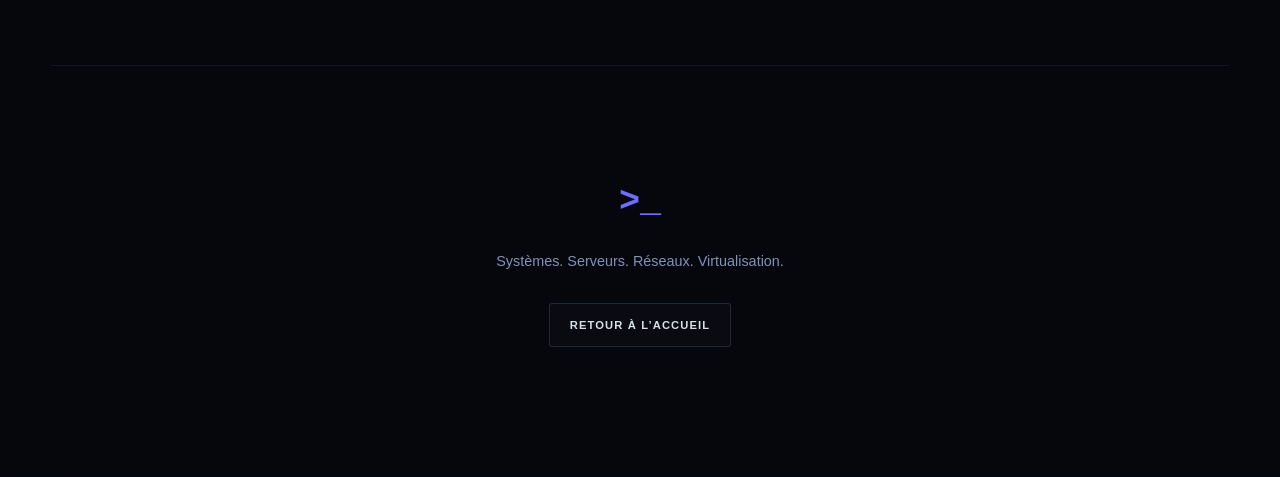
<file: fr/admin-sys/index.html>
<!DOCTYPE html>
<html lang="fr">

<head>
    <meta charset="UTF-8">

    <meta
        name="viewport"
        content="width=device-width, initial-scale=1.0"
    >

    <title>BLACKBIRD | Administration Système & Réseaux</title>

    <link
        rel="stylesheet"
        href="../../css/common.css"
    >

    <link
        rel="stylesheet"
        href="../../css/admin-sys.css"
    >
</head>

<body class="page-admin-sys">

    <header class="site-header">

    <nav
        class="main-nav"
        aria-label="Navigation principale"
    >

        <!-- Identité BLACKBIRD -->
        <a
            class="brand"
            href="../index.html"
            aria-label="BLACKBIRD — Accueil"
        >
            <span
                class="brand__logo"
                aria-hidden="true"
            >
                BLACKBIRD
            </span>
        </a>


        <!-- Navigation principale -->
        <ul class="main-nav__links">

            <li>
                <a
                    href="../index.html"
                    
                >
                    Accueil
                </a>
            </li>

            <li>
                <a href="../index.html#dual-mode">
                    Dual Mode
                </a>
            </li>

        </ul>


        <!-- Sélecteur de langue -->
        <div
            class="language-switch"
            aria-label="Sélection de la langue"
        >

            <a
                class="language-switch__item is-active"
                href="../../fr/admin-sys/index.html"
                lang="fr"
                hreflang="fr"
                aria-current="page"
            >
                FR
            </a>

            <span
                class="language-switch__separator"
                aria-hidden="true"
            >
                |
            </span>

            <a
                class="language-switch__item "
                href="../../en/admin-sys/index.html"
                lang="en"
                hreflang="en"
                
            >
                EN
            </a>

        </div>

    </nav>

</header>

    <main class="admin-page" id="admin-sys">

    <!-- ======================================================
         HERO — ADMIN SYS
    ======================================================= -->
    <section
        class="admin-hero"
        aria-labelledby="admin-page-title"
    >

        <div class="admin-hero__content">

            <p
                class="admin-hero__symbol"
                aria-hidden="true"
            >
                &gt;_
            </p>

            <p class="admin-hero__eyebrow">
                BLACKBIRD / ADMIN SYS
            </p>

            <h1
                class="admin-hero__title"
                id="admin-page-title"
            >
                ADMIN SYS
            </h1>

            <p class="admin-hero__description">
                Installation, configuration et administration de systèmes, serveurs, réseaux et environnements virtualisés.
            </p>


            <!-- Domaines principaux -->
            <ul
                class="admin-hero__domains"
                aria-label="Domaines de compétences en administration système"
            >
                <li>Systèmes</li>
                <li>Serveurs</li>
                <li>Réseaux</li>
                <li>Virtualisation</li>
            </ul>

        </div>

    </section>


    <!-- ======================================================
         NAVIGATION INTERNE
    ======================================================= -->
    <nav
        class="admin-section-nav"
        aria-label="Navigation dans les compétences ADMIN SYS"
    >

        <a href="#systems">
            <span aria-hidden="true">01</span>
            Systèmes
        </a>

        <a href="#servers">
            <span aria-hidden="true">02</span>
            Serveurs
        </a>

        <a href="#networks">
            <span aria-hidden="true">03</span>
            Réseaux
        </a>

        <a href="#virtualization">
            <span aria-hidden="true">04</span>
            Virtualisation
        </a>

    </nav>


    <!-- ======================================================
         SYSTEMS
    ======================================================= -->
    <section
        class="admin-domain admin-domain--systems"
        id="systems"
        aria-labelledby="systems-title"
    >

        <div class="admin-domain__content">

            <header class="admin-domain__header">

                <p class="admin-domain__number">
                    01
                </p>

                <div>
                    <p class="admin-domain__label">
                        ADMIN SYS
                    </p>

                    <h2 id="systems-title">
                        SYSTÈMES
                    </h2>
                </div>

            </header>


            <p class="admin-domain__intro">
                Installation, configuration et personnalisation de systèmes d’exploitation Windows et Linux.
            </p>


            <div class="admin-skills">

                <article class="admin-skill-card">

                    <h3>
                        Windows
                    </h3>

                    <p>
                        Installation et configuration de différentes versions de Microsoft Windows sur des postes de travail.
                    </p>

                    <ul class="admin-tech-list">
                        <li>Windows 7</li>
                        <li>Windows 10</li>
                        <li>Windows 11</li>
                    </ul>

                </article>


                <article class="admin-skill-card">

                    <h3>
                        Linux
                    </h3>

                    <p>
                        Installation et configuration de distributions Linux pour différents usages et environnements.
                    </p>

                    <ul class="admin-tech-list">
                        <li>Ubuntu</li>
                        <li>CentOS</li>
                        <li>Kali Linux</li>
                    </ul>

                </article>


                <article class="admin-skill-card">

                    <h3>
                        Dual Boot
                    </h3>

                    <p>
                        Mise en place de configurations permettant l’utilisation de plusieurs systèmes d’exploitation sur une même machine.
                    </p>

                </article>


                <article class="admin-skill-card">

                    <h3>
                        Personnalisation & optimisation
                    </h3>

                    <p>
                        Personnalisation de Windows, ajustement des paramètres système et désactivation de services selon les besoins de l’environnement.
                    </p>

                </article>

            </div>

        </div>


        <!-- Image fournie ultérieurement par le propriétaire -->
        <figure class="admin-domain__media">

            <img
                src="../../assets/images/admin/systems-cover.jpg"
                alt="Installation et configuration de systèmes Windows et Linux"
                loading="lazy"
                width="1200"
                height="900"
            >

            <figcaption>
                Installation et configuration de systèmes d’exploitation.
            </figcaption>

        </figure>

    </section>


    <!-- ======================================================
         SERVERS
    ======================================================= -->
    <section
        class="admin-domain admin-domain--servers admin-domain--reverse"
        id="servers"
        aria-labelledby="servers-title"
    >

        <div class="admin-domain__content">

            <header class="admin-domain__header">

                <p class="admin-domain__number">
                    02
                </p>

                <div>
                    <p class="admin-domain__label">
                        ADMIN SYS
                    </p>

                    <h2 id="servers-title">
                        SERVEURS
                    </h2>
                </div>

            </header>


            <p class="admin-domain__intro">
                Déploiement et administration de serveurs Linux et Windows ainsi que gestion d’environnements de domaine et de parcs informatiques.
            </p>


            <div class="admin-skills">

                <article class="admin-skill-card">

                    <h3>
                        Serveurs Linux
                    </h3>

                    <p>
                        Installation et configuration d’Ubuntu Server ainsi que mise en place de services réseau tels qu’un contrôleur de domaine et un serveur DHCP.
                    </p>

                    <ul class="admin-tech-list">
                        <li>Ubuntu Server</li>
                        <li>AD DC</li>
                        <li>DHCP</li>
                    </ul>

                </article>


                <article class="admin-skill-card">

                    <h3>
                        Serveurs Windows
                    </h3>

                    <p>
                        Installation et administration de Windows Server 2019 pour différents besoins d’infrastructure.
                    </p>

                    <ul class="admin-tech-list">
                        <li>Windows Server 2019</li>
                    </ul>

                </article>


                <article class="admin-skill-card">

                    <h3>
                        Domaine & gestion de parc
                    </h3>

                    <p>
                        Gestion des utilisateurs et des postes, intégration de machines Windows dans un domaine Active Directory et administration des stratégies de groupe.
                    </p>

                    <ul class="admin-tech-list">
                        <li>GPO</li>
                        <li>gpmc.msc</li>
                        <li>dsa.msc</li>
                        <li>Active Directory</li>
                    </ul>

                </article>


                <article class="admin-skill-card">

                    <h3>
                        Administration à distance
                    </h3>

                    <p>
                        Utilisation du Bureau à distance et du protocole RDP pour administrer des postes et serveurs à distance.
                    </p>

                    <ul class="admin-tech-list">
                        <li>Remote Desktop</li>
                        <li>RDP</li>
                    </ul>

                </article>

            </div>

        </div>


        <!-- Image fournie ultérieurement -->
        <figure class="admin-domain__media">

            <img
                src="../../assets/images/admin/servers-cover.jpg"
                alt="Administration de serveurs Linux et Windows et gestion Active Directory"
                loading="lazy"
                width="1200"
                height="900"
            >

            <figcaption>
                Administration de serveurs et gestion d’environnements Active Directory.
            </figcaption>

        </figure>

    </section>


    <!-- ======================================================
         NETWORKS
    ======================================================= -->
    <section
        class="admin-domain admin-domain--networks"
        id="networks"
        aria-labelledby="networks-title"
    >

        <div class="admin-domain__content">

            <header class="admin-domain__header">

                <p class="admin-domain__number">
                    03
                </p>

                <div>
                    <p class="admin-domain__label">
                        ADMIN SYS
                    </p>

                    <h2 id="networks-title">
                        RÉSEAUX
                    </h2>
                </div>

            </header>


            <p class="admin-domain__intro">
                Mise en place et configuration d’infrastructures réseau, depuis le câblage physique jusqu’à la configuration des équipements.
            </p>


            <div class="admin-skills">

                <article class="admin-skill-card">

                    <h3>
                        Câblage réseau
                    </h3>

                    <p>
                        Réalisation et utilisation de câblages Ethernet RJ45 pour la connexion des équipements réseau.
                    </p>

                    <ul class="admin-tech-list">
                        <li>RJ45</li>
                        <li>Ethernet</li>
                    </ul>

                </article>


                <article class="admin-skill-card">

                    <h3>
                        Adressage IP
                    </h3>

                    <p>
                        Configuration d’adresses IPv4 statiques et paramétrage réseau des postes et équipements.
                    </p>

                    <ul class="admin-tech-list">
                        <li>IPv4</li>
                        <li>Static IP</li>
                    </ul>

                </article>


                <article class="admin-skill-card">

                    <h3>
                        MikroTik
                    </h3>

                    <p>
                        Configuration de routeurs MikroTik et paramétrage des principales fonctions réseau selon les besoins de l’infrastructure.
                    </p>

                </article>


                <article class="admin-skill-card">

                    <h3>
                        Cisco
                    </h3>

                    <p>
                        Configuration de routeurs Cisco et mise en œuvre des paramètres réseau nécessaires au fonctionnement de l’infrastructure.
                    </p>

                </article>


                <article class="admin-skill-card">

                    <h3>
                        Routeurs
                    </h3>

                    <p>
                        Configuration de routeurs standards pour l’accès réseau, l’adressage et la connexion des différents équipements.
                    </p>

                </article>

            </div>

        </div>


        <!-- Image fournie ultérieurement -->
        <figure class="admin-domain__media">

            <img
                src="../../assets/images/admin/networks-cover.jpg"
                alt="Câblage réseau et configuration d’équipements réseau"
                loading="lazy"
                width="1200"
                height="900"
            >

            <figcaption>
                Configuration réseau, câblage et administration de routeurs.
            </figcaption>

        </figure>

    </section>


    <!-- ======================================================
         VIRTUALIZATION
    ======================================================= -->
    <section
        class="admin-domain admin-domain--virtualization admin-domain--reverse"
        id="virtualization"
        aria-labelledby="virtualization-title"
    >

        <div class="admin-domain__content">

            <header class="admin-domain__header">

                <p class="admin-domain__number">
                    04
                </p>

                <div>
                    <p class="admin-domain__label">
                        ADMIN SYS
                    </p>

                    <h2 id="virtualization-title">
                        VIRTUALISATION
                    </h2>
                </div>

            </header>


            <p class="admin-domain__intro">
                Création et administration d’environnements virtuels pour les laboratoires, les tests et le déploiement de systèmes.
            </p>


            <div class="admin-skills">

                <article class="admin-skill-card">

                    <h3>
                        VMware
                    </h3>

                    <p>
                        Création, configuration et utilisation de machines virtuelles avec VMware.
                    </p>

                </article>


                <article class="admin-skill-card">

                    <h3>
                        VirtualBox
                    </h3>

                    <p>
                        Création et configuration d’environnements virtuels avec Oracle VirtualBox.
                    </p>

                </article>


                <article class="admin-skill-card">

                    <h3>
                        Réseau virtuel
                    </h3>

                    <p>
                        Configuration des adaptateurs réseau virtuels et des différents modes de connexion entre machines virtuelles, hôte et réseau.
                    </p>

                </article>


                <article class="admin-skill-card">

                    <h3>
                        Gestion des ressources
                    </h3>

                    <p>
                        Allocation et optimisation des ressources utilisées par les machines virtuelles selon les capacités de la machine hôte.
                    </p>

                    <ul class="admin-tech-list">
                        <li>CPU</li>
                        <li>RAM</li>
                        <li>Storage</li>
                        <li>Network</li>
                    </ul>

                </article>


                <article class="admin-skill-card">

                    <h3>
                        Dépannage
                    </h3>

                    <p>
                        Diagnostic et résolution de problèmes courants liés à VMware, VirtualBox, aux réseaux virtuels et au fonctionnement des machines virtuelles.
                    </p>

                </article>

            </div>

        </div>


        <!-- Image fournie ultérieurement -->
        <figure class="admin-domain__media">

            <img
                src="../../assets/images/admin/virtualization-cover.jpg"
                alt="Environnement de virtualisation avec machines virtuelles"
                loading="lazy"
                width="1200"
                height="900"
            >

            <figcaption>
                Création, configuration et administration d’environnements virtualisés.
            </figcaption>

        </figure>

    </section>


    <!-- ======================================================
         END / RETURN
    ======================================================= -->
    <section class="admin-end">

        <p class="admin-end__symbol" aria-hidden="true">
            &gt;_
        </p>

        <p>
            Systèmes. Serveurs. Réseaux. Virtualisation.
        </p>

        <a
            class="admin-end__back"
            href="../index.html"
        >
            Retour à l’accueil
        </a>

    </section>

</main>

    <script
        src="../../js/main.js"
        defer
    ></script>

</body>

</html>
</file>
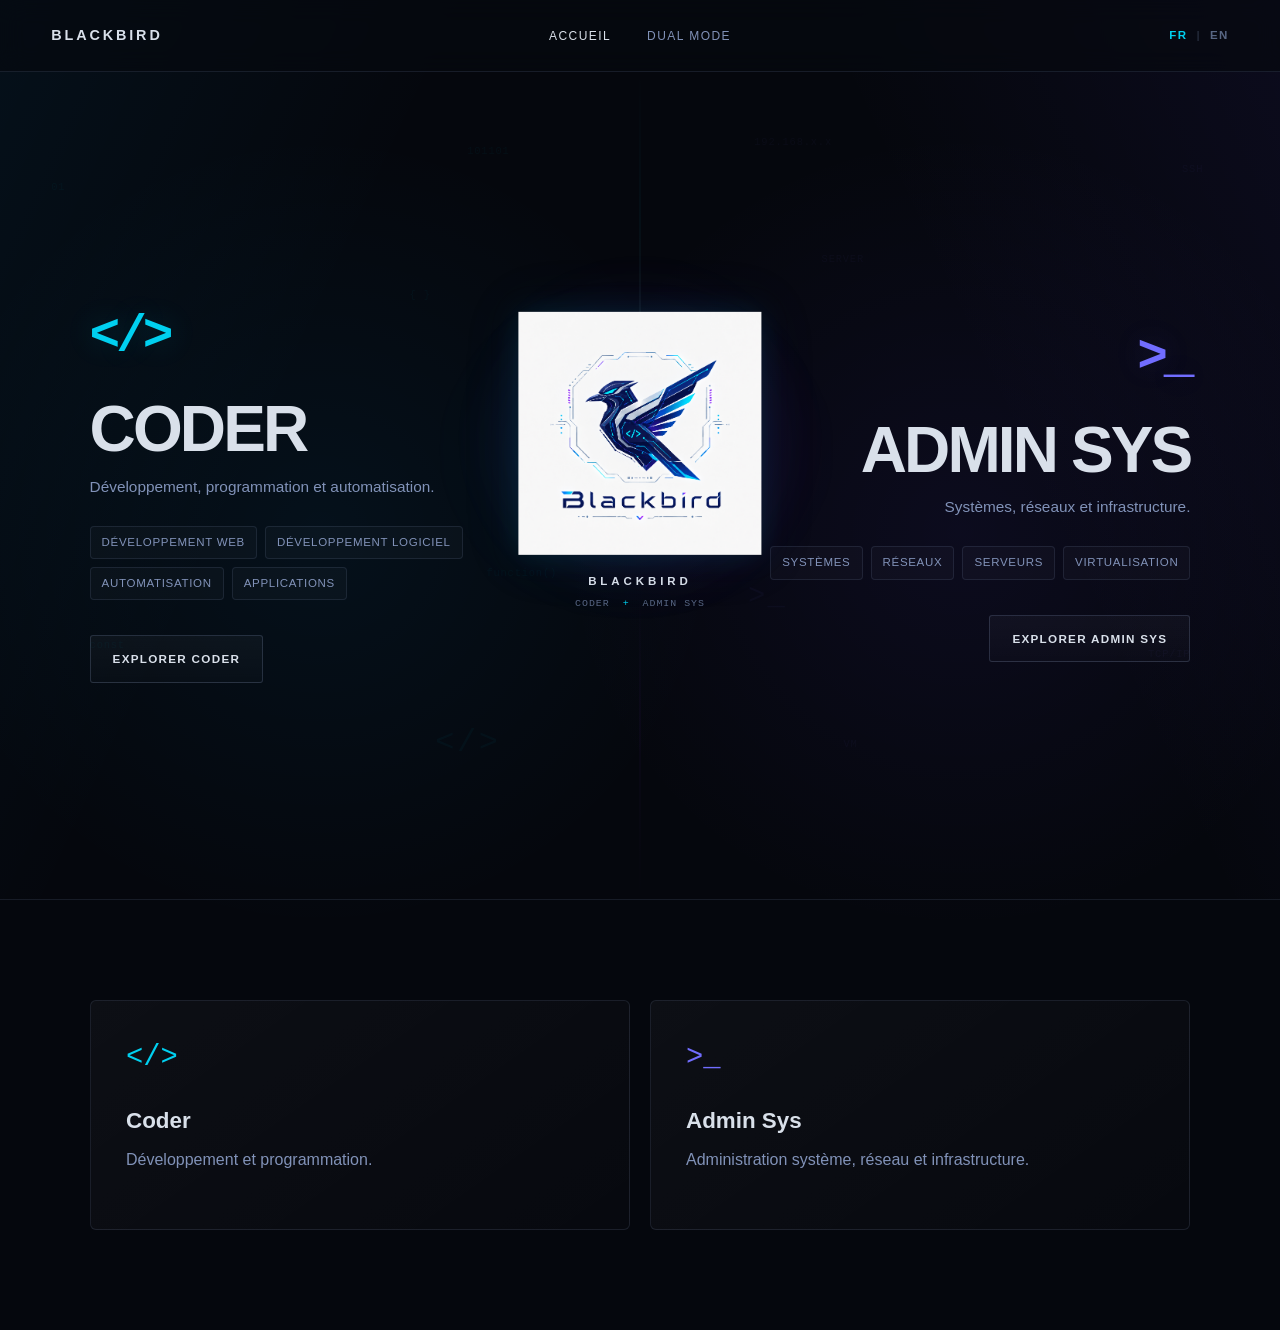
<file: index backup.html>
<!DOCTYPE html>
<html lang="fr">
<head>
    <meta charset="UTF-8">

    <meta
        name="viewport"
        content="width=device-width, initial-scale=1.0"
    >

    <title>BLACKBIRD — Coder & Admin Sys</title>
    <link rel="stylesheet" href="css/style.css">
</head>

<body class="page-home">

    <!-- ======================================================
         HEADER
    ======================================================= -->
    <header class="site-header">

        <nav class="main-nav" aria-label="Navigation principale">

            <!-- Identité BLACKBIRD -->
            <a
                class="brand"
                href="#home"
                aria-label="BLACKBIRD — Accueil"
            >
                <span class="brand__logo" aria-hidden="true">
                    <!-- Le véritable logo sera intégré après validation -->
                    BLACKBIRD
                </span>
            </a>


            <!-- Navigation principale -->
            <ul class="main-nav__links">
                <li>
                    <a href="#home" aria-current="page">
                        Accueil
                    </a>
                </li>

                <li>
                    <a href="#dual-mode">
                        Dual Mode
                    </a>
                </li>
            </ul>


            <!-- Sélecteur de langue -->
            <div
                class="language-switch"
                aria-label="Sélection de la langue"
            >
                <a
                    class="language-switch__item is-active"
                    href="fr/index.html"
                    lang="fr"
                    hreflang="fr"
                >
                    FR
                </a>

                <span
                    class="language-switch__separator"
                    aria-hidden="true"
                >
                    |
                </span>

                <a
                    class="language-switch__item"
                    href="en/index.html"
                    lang="en"
                    hreflang="en"
                >
                    EN
                </a>
            </div>

        </nav>

    </header>


    <!-- ======================================================
         MAIN
    ======================================================= -->
    <main id="home">

        <!-- ==================================================
             HERO — BLACKBIRD DUAL MODE
        =================================================== -->
        <section
            class="dual-hero"
            id="dual-mode"
            aria-labelledby="blackbird-title"
        >

            <!-- ==============================================
                 CODER
            =============================================== -->
            <article
                class="dual-panel dual-panel--coder"
                id="coder"
            >

                <div class="dual-panel__content">

                    <span
                        class="dual-panel__symbol"
                        aria-hidden="true"
                    >
                        &lt;/&gt;
                    </span>

                    <h2 class="dual-panel__title">
                        CODER
                    </h2>

                    <p class="dual-panel__description">
                        Développement, programmation et automatisation.
                    </p>

                    <ul class="dual-panel__topics">
                        <li>Développement web</li>
                        <li>Développement logiciel</li>
                        <li>Automatisation</li>
                        <li>Applications</li>
                    </ul>

                    <a
                        class="dual-panel__action"
                        href="#coder-preview"
                    >
                        Explorer Coder
                    </a>

                </div>

                <!-- Éléments graphiques futurs -->
                <div
                    class="dual-panel__background dual-panel__background--coder"
                    aria-hidden="true"
                >
                    <span class="tech-element tech-element--1">01</span>
                    <span class="tech-element tech-element--2">{ }</span>
                    <span class="tech-element tech-element--3">const</span>
                    <span class="tech-element tech-element--4">&lt;/&gt;</span>
                    <span class="tech-element tech-element--5">101101</span>
                    <span class="tech-element tech-element--6">function()</span>
                </div>

            </article>


            <!-- ==============================================
                 IDENTITÉ CENTRALE BLACKBIRD
            =============================================== -->
            <div class="blackbird-core">

                <div class="blackbird-core__glow" aria-hidden="true"></div>

                <img
                    class="blackbird-core__logo"
                    src="assets/logo/blackbird-logo.png"
                    alt="BLACKBIRD"
                >

                <h1
                    class="blackbird-core__title"
                    id="blackbird-title"
                >
                    BLACKBIRD
                </h1>

                <p class="blackbird-core__subtitle">
                    CODER <span aria-hidden="true">+</span> ADMIN SYS
                </p>

            </div>


            <!-- ==============================================
                 ADMIN SYS
            =============================================== -->
            <article
                class="dual-panel dual-panel--admin"
                id="admin-sys"
            >

                <div class="dual-panel__content">

                    <span
                        class="dual-panel__symbol"
                        aria-hidden="true"
                    >
                        &gt;_
                    </span>

                    <h2 class="dual-panel__title">
                        ADMIN SYS
                    </h2>

                    <p class="dual-panel__description">
                        Systèmes, réseaux et infrastructure.
                    </p>

                    <ul class="dual-panel__topics">
                        <li>Systèmes</li>
                        <li>Réseaux</li>
                        <li>Serveurs</li>
                        <li>Virtualisation</li>
                    </ul>

                    <a
                        class="dual-panel__action"
                        href="#admin-preview"
                    >
                        Explorer Admin Sys
                    </a>

                </div>

                <!-- Éléments graphiques futurs -->
                <div
                    class="dual-panel__background dual-panel__background--admin"
                    aria-hidden="true"
                >
                    <span class="tech-element tech-element--1">SSH</span>
                    <span class="tech-element tech-element--2">SERVER</span>
                    <span class="tech-element tech-element--3">TCP/IP</span>
                    <span class="tech-element tech-element--4">VM</span>
                    <span class="tech-element tech-element--5">192.168.x.x</span>
                    <span class="tech-element tech-element--6">&gt;_</span>
                </div>

            </article>

        </section>


        <!-- ==================================================
             PREMIÈRES CARTES
        =================================================== -->
        <section
            class="mode-preview"
            aria-label="Aperçu des domaines BLACKBIRD"
        >

            <!-- Carte Coder -->
            <article
                class="mode-card mode-card--coder"
                id="coder-preview"
            >

                <span
                    class="mode-card__symbol"
                    aria-hidden="true"
                >
                    &lt;/&gt;
                </span>

                <h2>
                    Coder
                </h2>

                <p>
                    Développement et programmation.
                </p>

            </article>


            <!-- Carte Admin Sys -->
            <article
                class="mode-card mode-card--admin"
                id="admin-preview"
            >

                <span
                    class="mode-card__symbol"
                    aria-hidden="true"
                >
                    &gt;_
                </span>

                <h2>
                    Admin Sys
                </h2>

                <p>
                    Administration système, réseau et infrastructure.
                </p>

            </article>

        </section>

    </main>
    <script src="js/main.js" defer></script>

</body>
</html>
</file>
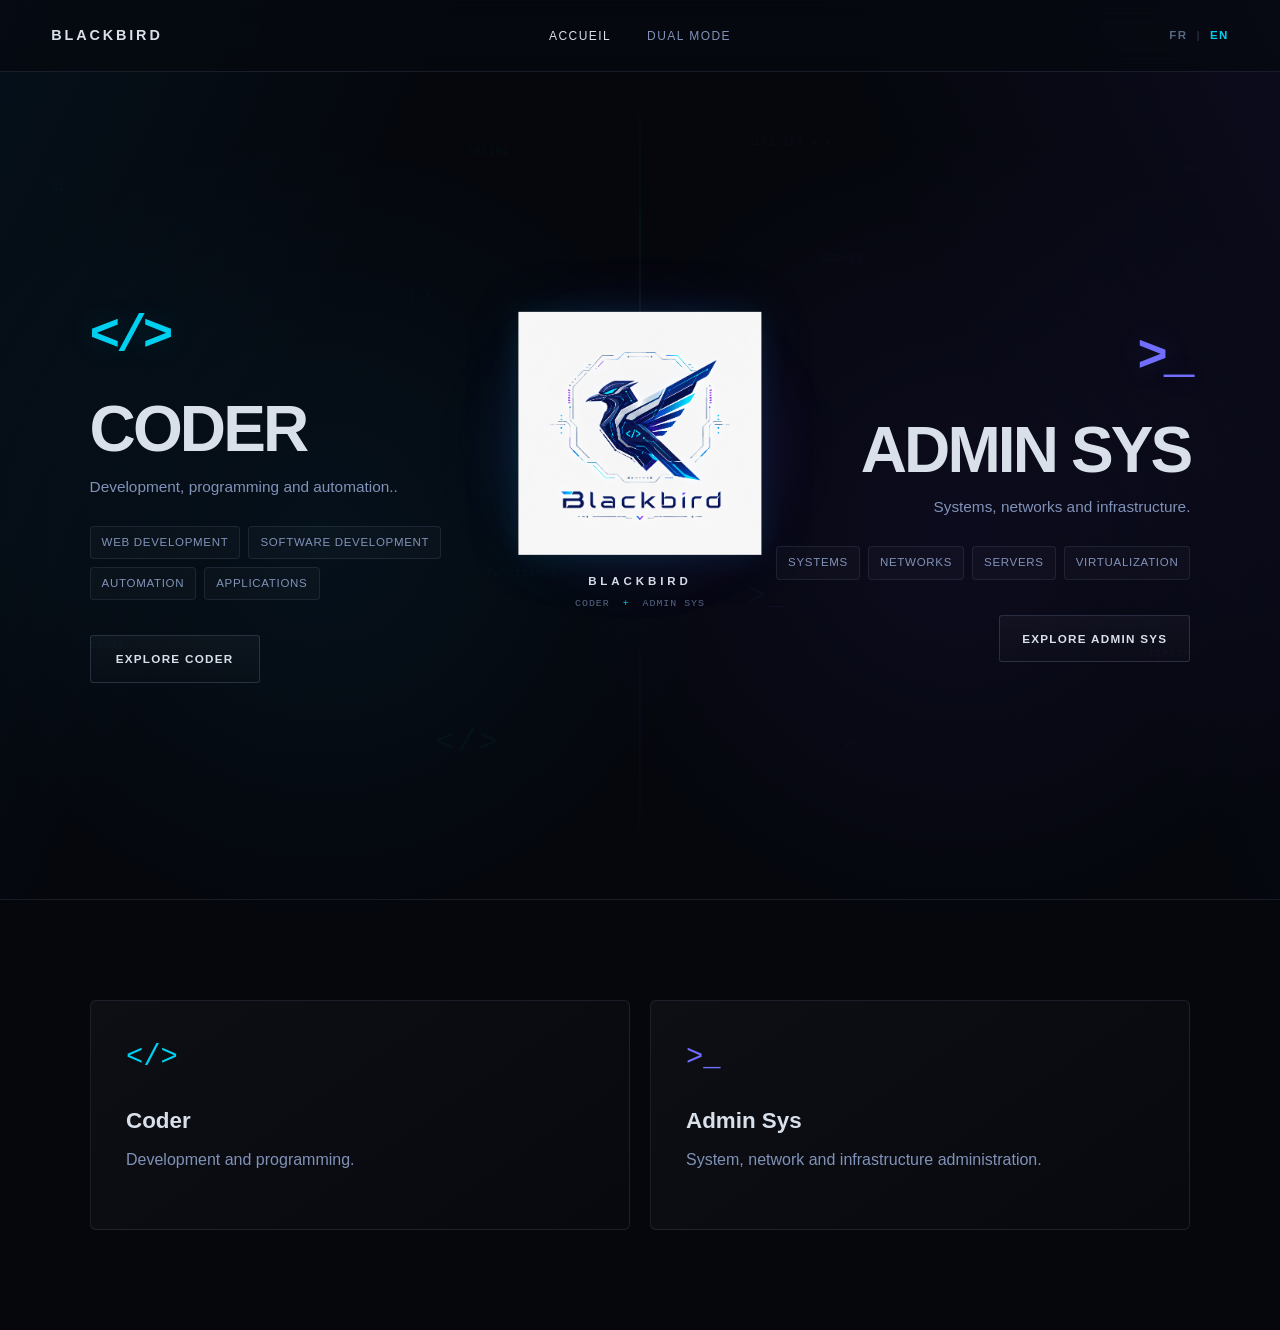
<file: en/index backup.html>
<!DOCTYPE html>
<html lang="en">
<head>
    <meta charset="UTF-8">

    <meta
        name="viewport"
        content="width=device-width, initial-scale=1.0"
    >

    <title>BLACKBIRD | Development & System Administration</title>

    <meta
        name="description"
        content="BLACKBIRD portfolio — development, programming, system administration, networks, servers and virtualization."
    >

    <meta name="robots" content="index, follow">

    <link rel="stylesheet" href="../css/style.css">
</head>

<body class="page-home">

    <!-- ======================================================
         HEADER
    ======================================================= -->
    <header class="site-header">

        <nav class="main-nav" aria-label="Main navigation">

            <!-- Identité BLACKBIRD -->
            <a
                class="brand"
                href="#home"
                aria-label="BLACKBIRD — Home"
            >
                <span class="brand__logo" aria-hidden="true">
                    <!-- Le véritable logo sera intégré après validation -->
                    BLACKBIRD
                </span>
            </a>


            <!-- Navigation principale -->
            <ul class="main-nav__links">
                <li>
                    <a href="#home" aria-current="page">
                        Accueil
                    </a>
                </li>

                <li>
                    <a href="#dual-mode">
                        Dual Mode
                    </a>
                </li>
            </ul>


            <!-- Sélecteur de langue -->
            <div
                class="language-switch"
                aria-label="Language selection"
            >
                <a
                    class="language-switch__item"
                    href="../fr/index.html"
                    lang="fr"
                    hreflang="fr"
                >
                    FR
                </a>

                <span
                    class="language-switch__separator"
                    aria-hidden="true"
                >
                    |
                </span>

                <a
                    class="language-switch__item is-active"
                    href="../en/index.html"
                    lang="en"
                    hreflang="en"
                    aria-current="page"
                >
                    EN
                </a>
            </div>

        </nav>

    </header>


    <!-- ======================================================
         MAIN
    ======================================================= -->
    <main id="home">

        <!-- ==================================================
             HERO — BLACKBIRD DUAL MODE
        =================================================== -->
        <section
            class="dual-hero"
            id="dual-mode"
            aria-labelledby="blackbird-title"
        >

            <!-- ==============================================
                 CODER
            =============================================== -->
            <article
                class="dual-panel dual-panel--coder"
                id="coder"
            >

                <div class="dual-panel__content">

                    <span
                        class="dual-panel__symbol"
                        aria-hidden="true"
                    >
                        &lt;/&gt;
                    </span>

                    <h2 class="dual-panel__title">
                        CODER
                    </h2>

                    <p class="dual-panel__description">
                        Development, programming and automation..
                    </p>

                    <ul class="dual-panel__topics">
                        <li>Web Development</li>
                        <li>Software Development</li>
                        <li>Automation</li>
                        <li>Applications</li>
                    </ul>

                    <a
                        class="dual-panel__action"
                        href="#coder-preview"
                    >
                        Explore Coder
                    </a>

                </div>

                <!-- Éléments graphiques futurs -->
                <div
                    class="dual-panel__background dual-panel__background--coder"
                    aria-hidden="true"
                >
                    <span class="tech-element tech-element--1">01</span>
                    <span class="tech-element tech-element--2">{ }</span>
                    <span class="tech-element tech-element--3">const</span>
                    <span class="tech-element tech-element--4">&lt;/&gt;</span>
                    <span class="tech-element tech-element--5">101101</span>
                    <span class="tech-element tech-element--6">function()</span>
                </div>

            </article>


            <!-- ==============================================
                 IDENTITÉ CENTRALE BLACKBIRD
            =============================================== -->
            <div class="blackbird-core">

                <div class="blackbird-core__glow" aria-hidden="true"></div>

                <img
                    class="blackbird-core__logo"
                    src="../assets/logo/blackbird-logo.png"
                    alt="BLACKBIRD"
                >

                <h1
                    class="blackbird-core__title"
                    id="blackbird-title"
                >
                    BLACKBIRD
                </h1>

                <p class="blackbird-core__subtitle">
                    CODER <span aria-hidden="true">+</span> ADMIN SYS
                </p>

            </div>


            <!-- ==============================================
                 ADMIN SYS
            =============================================== -->
            <article
                class="dual-panel dual-panel--admin"
                id="admin-sys"
            >

                <div class="dual-panel__content">

                    <span
                        class="dual-panel__symbol"
                        aria-hidden="true"
                    >
                        &gt;_
                    </span>

                    <h2 class="dual-panel__title">
                        ADMIN SYS
                    </h2>

                    <p class="dual-panel__description">
                        Systems, networks and infrastructure.
                    </p>

                    <ul class="dual-panel__topics">
                        <li>Systems</li>
                        <li>Networks</li>
                        <li>Servers</li>
                        <li>Virtualization</li>
                    </ul>

                    <a
                        class="dual-panel__action"
                        href="#admin-preview"
                    >
                        Explore Admin Sys
                    </a>

                </div>

                <!-- Éléments graphiques futurs -->
                <div
                    class="dual-panel__background dual-panel__background--admin"
                    aria-hidden="true"
                >
                    <span class="tech-element tech-element--1">SSH</span>
                    <span class="tech-element tech-element--2">SERVER</span>
                    <span class="tech-element tech-element--3">TCP/IP</span>
                    <span class="tech-element tech-element--4">VM</span>
                    <span class="tech-element tech-element--5">192.168.x.x</span>
                    <span class="tech-element tech-element--6">&gt;_</span>
                </div>

            </article>

        </section>


        <!-- ==================================================
             PREMIÈRES CARTES
        =================================================== -->
        <section
            class="mode-preview"
            aria-label="Aperçu des domaines BLACKBIRD"
        >

            <!-- Carte Coder -->
            <article
                class="mode-card mode-card--coder"
                id="coder-preview"
            >

                <span
                    class="mode-card__symbol"
                    aria-hidden="true"
                >
                    &lt;/&gt;
                </span>

                <h2>
                    Coder
                </h2>

                <p>
                    Development and programming.
                </p>

            </article>


            <!-- Carte Admin Sys -->
            <article
                class="mode-card mode-card--admin"
                id="admin-preview"
            >

                <span
                    class="mode-card__symbol"
                    aria-hidden="true"
                >
                    &gt;_
                </span>

                <h2>
                    Admin Sys
                </h2>

                <p>
                    System, network and infrastructure administration.
                </p>

            </article>

        </section>

    </main>
    <script src="../js/main.js" defer></script>

</body>
</html>
</file>
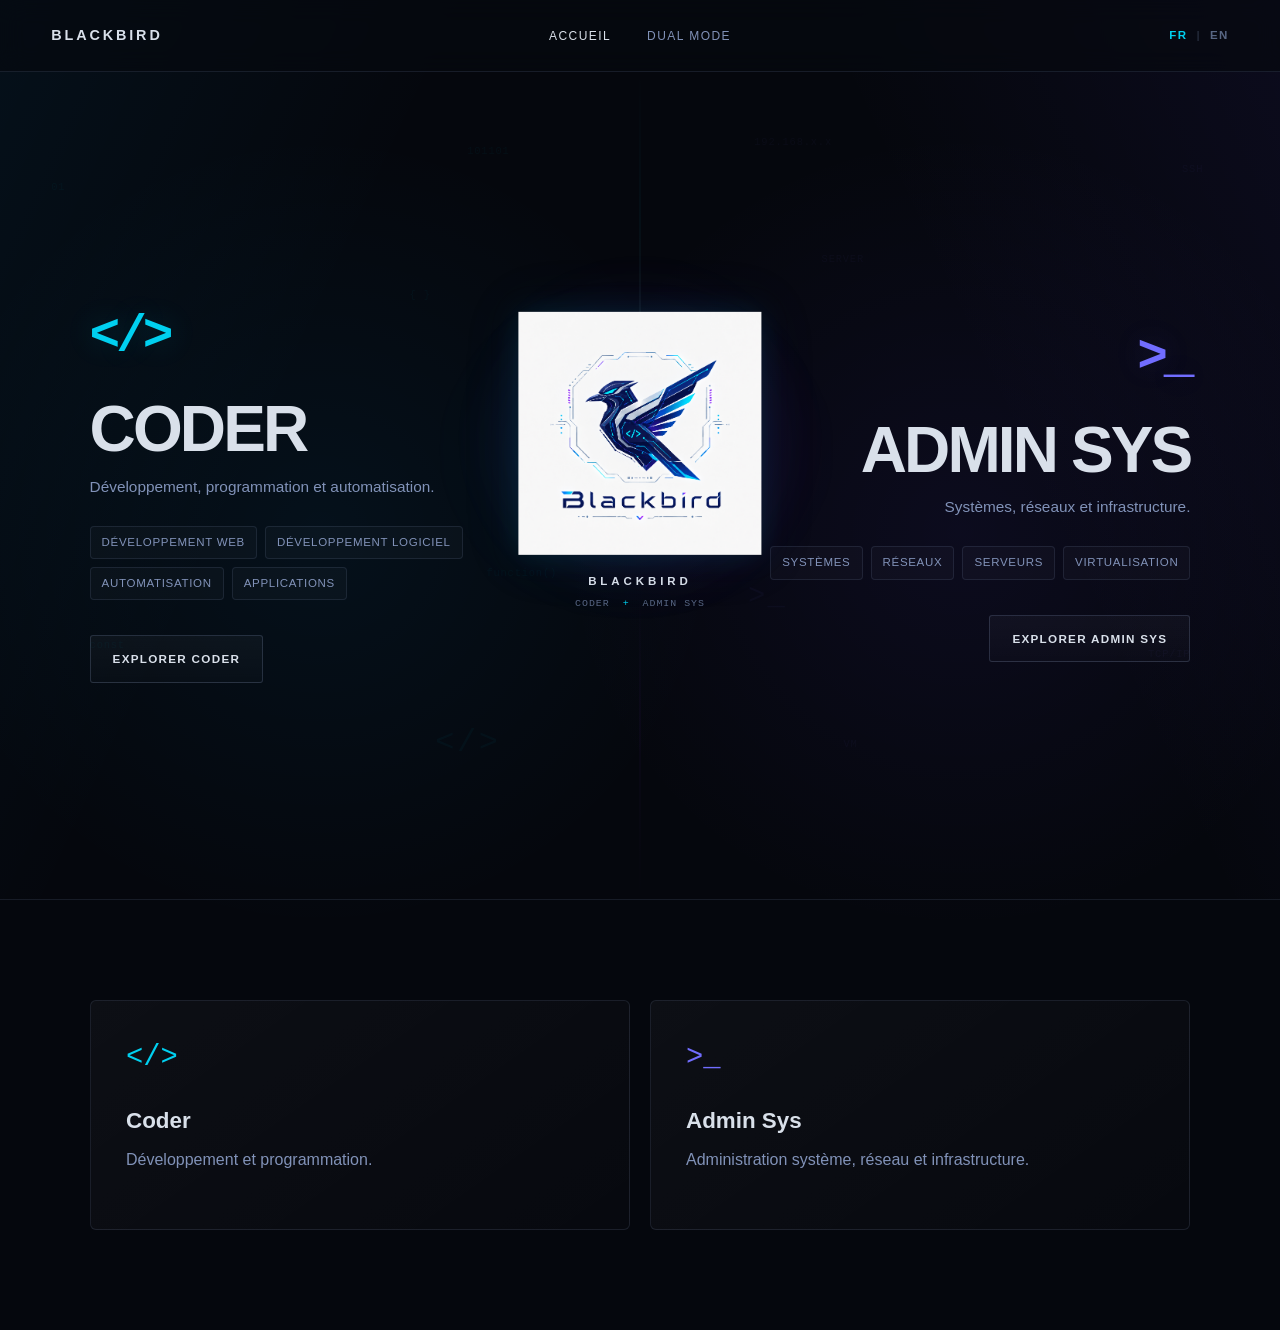
<file: fr/index backup.html>
<!DOCTYPE html>
<html lang="fr">
<head>
    <meta charset="UTF-8">

    <meta
        name="viewport"
        content="width=device-width, initial-scale=1.0"
    >

    <title>BLACKBIRD | Développement & Administration Système</title>

    <meta
        name="description"
        content="Portfolio BLACKBIRD — développement, programmation, administration système, réseaux, serveurs et virtualisation."
    >

    <meta name="robots" content="index, follow">
    <link rel="stylesheet" href="../css/style.css">
</head>

<body class="page-home">

    <!-- ======================================================
         HEADER
    ======================================================= -->
    <header class="site-header">

        <nav class="main-nav" aria-label="Navigation principale">

            <!-- Identité BLACKBIRD -->
            <a
                class="brand"
                href="#home"
                aria-label="BLACKBIRD — Accueil"
            >
                <span class="brand__logo" aria-hidden="true">
                    <!-- Le véritable logo sera intégré après validation -->
                    BLACKBIRD
                </span>
            </a>


            <!-- Navigation principale -->
            <ul class="main-nav__links">
                <li>
                    <a href="#home" aria-current="page">
                        Accueil
                    </a>
                </li>

                <li>
                    <a href="#dual-mode">
                        Dual Mode
                    </a>
                </li>
            </ul>


            <!-- Sélecteur de langue -->
            <div
                class="language-switch"
                aria-label="Sélection de la langue"
            >
                <a
                    class="language-switch__item is-active"
                    href="../fr/index.html"
                    lang="fr"
                    hreflang="fr"
                    aria-current="page"
                >
                    FR
                </a>

                <span
                    class="language-switch__separator"
                    aria-hidden="true"
                >
                    |
                </span>

                <a
                    class="language-switch__item"
                    href="../en/index.html"
                    lang="en"
                    hreflang="en"
                >
                    EN
                </a>
            </div>

        </nav>

    </header>


    <!-- ======================================================
         MAIN
    ======================================================= -->
    <main id="home">

        <!-- ==================================================
             HERO — BLACKBIRD DUAL MODE
        =================================================== -->
        <section
            class="dual-hero"
            id="dual-mode"
            aria-labelledby="blackbird-title"
        >

            <!-- ==============================================
                 CODER
            =============================================== -->
            <article
                class="dual-panel dual-panel--coder"
                id="coder"
            >

                <div class="dual-panel__content">

                    <span
                        class="dual-panel__symbol"
                        aria-hidden="true"
                    >
                        &lt;/&gt;
                    </span>

                    <h2 class="dual-panel__title">
                        CODER
                    </h2>

                    <p class="dual-panel__description">
                        Développement, programmation et automatisation.
                    </p>

                    <ul class="dual-panel__topics">
                        <li>Développement web</li>
                        <li>Développement logiciel</li>
                        <li>Automatisation</li>
                        <li>Applications</li>
                    </ul>

                    <a
                        class="dual-panel__action"
                        href="#coder-preview"
                    >
                        Explorer Coder
                    </a>

                </div>

                <!-- Éléments graphiques futurs -->
                <div
                    class="dual-panel__background dual-panel__background--coder"
                    aria-hidden="true"
                >
                    <span class="tech-element tech-element--1">01</span>
                    <span class="tech-element tech-element--2">{ }</span>
                    <span class="tech-element tech-element--3">const</span>
                    <span class="tech-element tech-element--4">&lt;/&gt;</span>
                    <span class="tech-element tech-element--5">101101</span>
                    <span class="tech-element tech-element--6">function()</span>
                </div>

            </article>


            <!-- ==============================================
                 IDENTITÉ CENTRALE BLACKBIRD
            =============================================== -->
            <div class="blackbird-core">

                <div class="blackbird-core__glow" aria-hidden="true"></div>

                <img
                    class="blackbird-core__logo"
                    src="../assets/logo/blackbird-logo.png"
                    alt="BLACKBIRD"
                >

                <h1
                    class="blackbird-core__title"
                    id="blackbird-title"
                >
                    BLACKBIRD
                </h1>

                <p class="blackbird-core__subtitle">
                    CODER <span aria-hidden="true">+</span> ADMIN SYS
                </p>

            </div>


            <!-- ==============================================
                 ADMIN SYS
            =============================================== -->
            <article
                class="dual-panel dual-panel--admin"
                id="admin-sys"
            >

                <div class="dual-panel__content">

                    <span
                        class="dual-panel__symbol"
                        aria-hidden="true"
                    >
                        &gt;_
                    </span>

                    <h2 class="dual-panel__title">
                        ADMIN SYS
                    </h2>

                    <p class="dual-panel__description">
                        Systèmes, réseaux et infrastructure.
                    </p>

                    <ul class="dual-panel__topics">
                        <li>Systèmes</li>
                        <li>Réseaux</li>
                        <li>Serveurs</li>
                        <li>Virtualisation</li>
                    </ul>

                    <a
                        class="dual-panel__action"
                        href="#admin-preview"
                    >
                        Explorer Admin Sys
                    </a>

                </div>

                <!-- Éléments graphiques futurs -->
                <div
                    class="dual-panel__background dual-panel__background--admin"
                    aria-hidden="true"
                >
                    <span class="tech-element tech-element--1">SSH</span>
                    <span class="tech-element tech-element--2">SERVER</span>
                    <span class="tech-element tech-element--3">TCP/IP</span>
                    <span class="tech-element tech-element--4">VM</span>
                    <span class="tech-element tech-element--5">192.168.x.x</span>
                    <span class="tech-element tech-element--6">&gt;_</span>
                </div>

            </article>

        </section>


        <!-- ==================================================
             PREMIÈRES CARTES
        =================================================== -->
        <section
            class="mode-preview"
            aria-label="Aperçu des domaines BLACKBIRD"
        >

            <!-- Carte Coder -->
            <article
                class="mode-card mode-card--coder"
                id="coder-preview"
            >

                <span
                    class="mode-card__symbol"
                    aria-hidden="true"
                >
                    &lt;/&gt;
                </span>

                <h2>
                    Coder
                </h2>

                <p>
                    Développement et programmation.
                </p>

            </article>


            <!-- Carte Admin Sys -->
            <article
                class="mode-card mode-card--admin"
                id="admin-preview"
            >

                <span
                    class="mode-card__symbol"
                    aria-hidden="true"
                >
                    &gt;_
                </span>

                <h2>
                    Admin Sys
                </h2>

                <p>
                    Administration système, réseau et infrastructure.
                </p>

            </article>

        </section>

    </main>
    <script src="../js/main.js" defer></script>

</body>
</html>
</file>
<file: css/common.css>
/* ============================================================
   BLACKBIRD — COMMON CSS

   Styles communs à toutes les pages du portfolio :
   - Variables
   - Reset
   - Base
   - Header
   - Navigation
   - Sélecteur de langue
   - Accessibilité générale
============================================================ */


/* ============================================================
   1. VARIABLES
============================================================ */

:root {

    /* ========================================================
       BLACKBIRD BRAND PALETTE
    ======================================================== */

    --obsidian: #05070d;
    --graphite: #101826;
    --blackbird-navy: #08134e;

    --deep-blue: #122a7b;
    --electric-blue: #0951ac;
    --signal-cyan: #00d0f0;

    --pulse-violet: #8f2cf9;

    --silver: #d9e0ea;
    --steel: #8192b8;


    /* ========================================================
       SEMANTIC COLORS
    ======================================================== */

    --bg-primary: var(--obsidian);
    --bg-secondary: var(--graphite);
    --bg-panel: #0c121d;

    --coder-primary: var(--signal-cyan);
    --coder-secondary: var(--electric-blue);
    --coder-glow: rgba(0, 208, 240, 0.20);

    --admin-primary: #716dff;
    --admin-secondary: var(--deep-blue);
    --admin-glow: rgba(113, 109, 255, 0.18);

    --text-primary: var(--silver);
    --text-secondary: var(--steel);
    --text-muted: #586784;

    --border: rgba(129, 146, 184, 0.15);


    /* ========================================================
       LAYOUT
    ======================================================== */

    --header-height: 72px;
    --container-width: 1400px;


    /* ========================================================
       MOTION
    ======================================================== */

    --transition-fast: 180ms ease;
    --transition-normal: 220ms ease;
}


/* ============================================================
   2. RESET
============================================================ */

*,
*::before,
*::after {
    box-sizing: border-box;
}


html {
    scroll-behavior: smooth;
}


body,
h1,
h2,
p,
ul {
    margin: 0;
}


ul {
    padding: 0;
    list-style: none;
}


a {
    color: inherit;
    text-decoration: none;
}


button,
input {
    font: inherit;
}


/* ============================================================
   3. BASE
============================================================ */

body {
    min-height: 100vh;

    background: var(--bg-primary);

    color: var(--text-primary);

    font-family:
        Inter,
        "Segoe UI",
        Roboto,
        Helvetica,
        Arial,
        sans-serif;

    line-height: 1.5;
}


/* ============================================================
   4. HEADER
============================================================ */

.site-header {
    position: absolute;

    top: 0;
    left: 0;

    width: 100%;
    height: var(--header-height);

    z-index: 100;

    border-bottom: 1px solid var(--border);

    background:
        rgba(5, 7, 13, 0.68);

    backdrop-filter: blur(12px);
    -webkit-backdrop-filter: blur(12px);
}


.main-nav {
    width: min(92%, var(--container-width));
    height: 100%;

    margin: 0 auto;

    display: grid;
    grid-template-columns: 1fr auto 1fr;

    align-items: center;
}


/* ============================================================
   5. BRAND
============================================================ */

.brand {
    justify-self: start;

    font-size: 0.9rem;
    font-weight: 700;

    letter-spacing: 0.2em;
}


.brand__logo {
    color: var(--text-primary);
}


/* ============================================================
   6. MAIN NAVIGATION
============================================================ */

.main-nav__links {
    display: flex;

    align-items: center;

    gap: 36px;

    font-size: 0.75rem;

    letter-spacing: 0.12em;

    text-transform: uppercase;
}


.main-nav__links a {
    position: relative;

    color: var(--text-secondary);

    transition:
        color var(--transition-fast);
}


.main-nav__links a:hover,
.main-nav__links a[aria-current="page"] {
    color: var(--text-primary);
}


/* Ligne sous les liens */
.main-nav__links a::after {
    content: "";

    position: absolute;

    left: 0;
    bottom: -8px;

    width: 100%;
    height: 1px;

    background: var(--coder-primary);

    transform: scaleX(0);

    transform-origin: center;

    transition:
        transform var(--transition-fast);
}


.main-nav__links a:hover::after {
    transform: scaleX(1);
}


/* ============================================================
   7. LANGUAGE SWITCH
============================================================ */

.language-switch {
    justify-self: end;

    display: flex;

    align-items: center;

    gap: 9px;

    font-size: 0.72rem;
    font-weight: 600;

    letter-spacing: 0.12em;

    color: var(--text-muted);
}


.language-switch__item {
    cursor: pointer;

    transition:
        color var(--transition-fast),
        opacity var(--transition-fast);
}


.language-switch__item.is-active {
    color: var(--coder-primary);
}


.language-switch__item:not(.is-active):hover {
    color: var(--text-primary);
}


.language-switch__separator {
    opacity: 0.35;
}


/* ============================================================
   8. COMMON RESPONSIVE HEADER
============================================================ */

@media (max-width: 900px) {

    .site-header {
        height: 64px;
    }


    .main-nav {
        width: calc(100% - 40px);

        grid-template-columns: 1fr auto;
    }


    .brand {
        font-size: 0.78rem;

        letter-spacing: 0.18em;
    }


    /*
       La navigation principale n'est pas encore nécessaire
       sur mobile avec seulement quelques pages.
    */
    .main-nav__links {
        display: none;
    }


    .language-switch {
        font-size: 0.68rem;
    }
}


/* ============================================================
   9. COMMON RESPONSIVE — SMALL MOBILE
============================================================ */

@media (max-width: 520px) {

    .main-nav {
        width: calc(100% - 28px);
    }


    .brand {
        font-size: 0.70rem;
    }


    .language-switch {
        gap: 6px;

        font-size: 0.62rem;
    }
}


/* ============================================================
   10. ACCESSIBILITY — REDUCED MOTION
============================================================ */

@media (prefers-reduced-motion: reduce) {

    html {
        scroll-behavior: auto;
    }


    *,
    *::before,
    *::after {
        transition-duration: 0.01ms !important;
    }
}
</file>
<file: css/entry.css>
/* ============================================================
   BLACKBIRD — LANGUAGE ENTRY PAGE

   Styles propres à la page racine :
   /
   - Sélection Français / English
============================================================ */


/* ============================================================
   1. PAGE
============================================================ */

.language-entry-page {
    min-height: 100vh;

    background:
        radial-gradient(
            circle at 35% 45%,
            rgba(0, 208, 240, 0.055),
            transparent 32%
        ),
        radial-gradient(
            circle at 65% 45%,
            rgba(113, 109, 255, 0.055),
            transparent 32%
        ),
        var(--obsidian);

    overflow-x: hidden;
}


/* ============================================================
   2. ENTRY CONTAINER
============================================================ */

.language-entry {
    position: relative;

    min-height: 100vh;

    display: grid;
    place-items: center;

    padding: 40px 30px;

    overflow: hidden;
}


/* ============================================================
   3. BACKGROUND GRID
============================================================ */

.language-entry::before {
    content: "";

    position: absolute;

    inset: 0;

    background-image:
        linear-gradient(
            rgba(129, 146, 184, 0.025) 1px,
            transparent 1px
        ),
        linear-gradient(
            90deg,
            rgba(129, 146, 184, 0.025) 1px,
            transparent 1px
        );

    background-size: 52px 52px;

    mask-image:
        radial-gradient(
            circle at center,
            black,
            transparent 72%
        );

    pointer-events: none;
}


/* ============================================================
   4. CONTENT
============================================================ */

.language-entry__content {
    position: relative;

    z-index: 2;

    width: min(100%, 560px);

    text-align: center;
}


/* ============================================================
   5. SYMBOL
============================================================ */

.language-entry__symbol {
    margin-bottom: 30px;

    color: var(--signal-cyan);

    font-family:
        "Courier New",
        Courier,
        monospace;

    font-size: 0.85rem;
    font-weight: 600;

    letter-spacing: 0.12em;

    text-shadow:
        0 0 24px rgba(0, 208, 240, 0.12);
}


/* ============================================================
   6. TITLE
============================================================ */

.language-entry__title {
    color: var(--silver);

    font-size:
        clamp(2.8rem, 9vw, 5.5rem);

    font-weight: 700;

    letter-spacing: 0.08em;

    line-height: 1;
}


/* ============================================================
   7. SUBTITLE
============================================================ */

.language-entry__subtitle {
    margin-top: 20px;

    color: var(--text-secondary);

    font-size: 0.9rem;

    line-height: 1.7;
}


/* ============================================================
   8. LANGUAGE CHOICES
============================================================ */

.language-entry__choices {
    margin-top: 45px;

    display: grid;

    grid-template-columns:
        repeat(2, minmax(0, 1fr));

    gap: 12px;
}


.language-entry__choices a {
    position: relative;

    min-height: 52px;

    display: flex;

    align-items: center;
    justify-content: center;

    padding: 15px 20px;

    overflow: hidden;

    border:
        1px solid rgba(129, 146, 184, 0.20);

    border-radius: 3px;

    background:
        linear-gradient(
            180deg,
            rgba(255, 255, 255, 0.028),
            rgba(255, 255, 255, 0.010)
        );

    color: var(--silver);

    font-size: 0.75rem;
    font-weight: 600;

    letter-spacing: 0.10em;

    text-transform: uppercase;

    transition:
        border-color var(--transition-fast),
        color var(--transition-fast),
        background var(--transition-fast),
        transform var(--transition-fast),
        box-shadow var(--transition-fast);
}


/* ============================================================
   9. FRANÇAIS
============================================================ */

.language-entry__choices a:first-child:hover {
    transform: translateY(-2px);

    border-color: var(--signal-cyan);

    color: var(--signal-cyan);

    background:
        rgba(0, 208, 240, 0.045);

    box-shadow:
        0 0 28px rgba(0, 208, 240, 0.06);
}


/* ============================================================
   10. ENGLISH
============================================================ */

.language-entry__choices a:last-child:hover {
    transform: translateY(-2px);

    border-color: var(--admin-primary);

    color: #9b92ff;

    background:
        rgba(113, 109, 255, 0.045);

    box-shadow:
        0 0 28px rgba(113, 109, 255, 0.06);
}


/* ============================================================
   11. MOBILE
============================================================ */

@media (max-width: 520px) {

    .language-entry {
        padding:
            35px
            22px;
    }


    .language-entry__symbol {
        font-size: 0.72rem;
    }


    .language-entry__title {
        font-size:
            clamp(2.6rem, 15vw, 4rem);
    }


    .language-entry__subtitle {
        font-size: 0.82rem;
    }


    .language-entry__choices {
        margin-top: 35px;

        grid-template-columns: 1fr;
    }


    .language-entry__choices a {
        min-height: 50px;
    }
}
</file>
<file: css/home.css>
/* ============================================================
   BLACKBIRD — HOME PAGE

   Styles propres à la Homepage :
   - Background
   - Dual Mode
   - CODER / ADMIN SYS
   - Noyau BLACKBIRD
   - Décor technique
   - Cartes
   - Interaction 60 / 40
   - Responsive Homepage
============================================================ */


/* ============================================================
   1. HOME PAGE BACKGROUND
============================================================ */

.page-home {
    min-height: 100vh;

    background:
        radial-gradient(
            circle at 25% 40%,
            rgba(0, 174, 255, 0.06),
            transparent 32%
        ),
        radial-gradient(
            circle at 75% 40%,
            rgba(105, 70, 255, 0.07),
            transparent 32%
        ),
        var(--bg-primary);
}


/* ============================================================
   2. DUAL HERO
============================================================ */

.dual-hero {
    position: relative;

    min-height: 100vh;

    display: grid;
    grid-template-columns: 1fr 1fr;

    overflow: hidden;

    border-bottom: 1px solid var(--border);
}


/* Halo central */
.dual-hero::before {
    content: "";

    position: absolute;

    left: 50%;
    top: 50%;

    width: 430px;
    height: 430px;

    transform: translate(-50%, -50%);

    background:
        radial-gradient(
            circle at 42% 50%,
            rgba(0, 208, 240, 0.065),
            transparent 47%
        ),
        radial-gradient(
            circle at 58% 50%,
            rgba(143, 44, 249, 0.045),
            transparent 47%
        );

    filter: blur(25px);

    pointer-events: none;

    z-index: 4;
}


/* Séparation centrale */
.dual-hero::after {
    content: "";

    position: absolute;

    top: var(--header-height);
    bottom: 0;
    left: 50%;

    width: 1px;

    background:
        linear-gradient(
            to bottom,

            transparent 0%,

            rgba(0, 208, 240, 0.08) 18%,

            rgba(255, 255, 255, 0.10) 36%,

            transparent 42%,
            transparent 63%,

            rgba(143, 44, 249, 0.08) 78%,

            transparent 100%
        );

    transform: translateX(-50%);

    pointer-events: none;
}


/* ============================================================
   3. DUAL PANELS
============================================================ */

.dual-panel {
    position: relative;

    min-width: 0;

    display: flex;
    align-items: center;

    padding:
        calc(var(--header-height) + 45px)
        clamp(50px, 7vw, 130px)
        70px;

    overflow: hidden;
}


/* CODER */
.dual-panel--coder {
    justify-content: flex-start;

    background:
        linear-gradient(
            115deg,
            rgba(0, 177, 255, 0.055),
            transparent 45%
        );
}


/* ADMIN SYS */
.dual-panel--admin {
    justify-content: flex-end;

    text-align: right;

    background:
        linear-gradient(
            245deg,
            rgba(105, 70, 255, 0.065),
            transparent 45%
        );
}


.dual-panel__content {
    position: relative;

    z-index: 2;

    width: min(100%, 520px);
}


/* ============================================================
   4. SYMBOLS
============================================================ */

.dual-panel__symbol {
    display: inline-block;

    margin-bottom: 24px;

    font-family:
        "Courier New",
        Courier,
        monospace;

    font-size: clamp(2.4rem, 4vw, 4.8rem);
    font-weight: 700;

    letter-spacing: -0.08em;
}


/* CODER */
.dual-panel--coder .dual-panel__symbol {
    color: var(--coder-primary);

    text-shadow:
        0 0 30px var(--coder-glow);
}


/* ADMIN SYS */
.dual-panel--admin .dual-panel__symbol {
    color: var(--admin-primary);

    text-shadow:
        0 0 30px var(--admin-glow);
}


/* ============================================================
   5. TITLES
============================================================ */

.dual-panel__title {
    margin-bottom: 15px;

    font-size: clamp(2.8rem, 5vw, 6.2rem);
    font-weight: 700;

    letter-spacing: -0.045em;

    line-height: 0.95;
}


/* ============================================================
   6. DESCRIPTIONS
============================================================ */

.dual-panel__description {
    max-width: 430px;

    margin-bottom: 28px;

    color: var(--text-secondary);

    font-size: clamp(0.95rem, 1.2vw, 1.1rem);
}


.dual-panel--admin .dual-panel__description {
    margin-left: auto;
}


/* ============================================================
   7. TOPICS
============================================================ */

.dual-panel__topics {
    display: flex;
    flex-wrap: wrap;

    gap: 8px;

    margin-bottom: 35px;
}


.dual-panel--admin .dual-panel__topics {
    justify-content: flex-end;
}


.dual-panel__topics li {
    padding: 7px 11px;

    border: 1px solid var(--border);
    border-radius: 4px;

    background:
        rgba(255, 255, 255, 0.025);

    color: var(--text-secondary);

    font-size: 0.72rem;

    letter-spacing: 0.06em;

    text-transform: uppercase;
}


/* ============================================================
   8. ACTION BUTTONS
============================================================ */

.dual-panel__action {
    display: inline-flex;

    align-items: center;
    justify-content: center;

    min-width: 170px;

    padding: 14px 22px;

    border:
        1px solid
        rgba(129, 146, 184, 0.24);

    border-radius: 3px;

    background:
        linear-gradient(
            180deg,
            rgba(255, 255, 255, 0.035),
            rgba(255, 255, 255, 0.015)
        );

    color: var(--silver);

    font-size: 0.73rem;
    font-weight: 600;

    letter-spacing: 0.11em;

    text-transform: uppercase;

    transition:
        border-color var(--transition-fast),
        background var(--transition-fast),
        box-shadow var(--transition-fast),
        color var(--transition-fast),
        transform var(--transition-fast);
}


.dual-panel__action:hover {
    transform: translateY(-2px);
}


/* CODER */
.dual-panel--coder .dual-panel__action:hover {
    border-color: var(--coder-primary);

    background:
        rgba(0, 208, 240, 0.07);

    color: var(--coder-primary);

    box-shadow:
        0 0 22px
        rgba(0, 208, 240, 0.08);
}


/* ADMIN SYS */
.dual-panel--admin .dual-panel__action:hover {
    border-color: var(--admin-primary);

    background:
        rgba(113, 109, 255, 0.07);

    color: #a69aff;

    box-shadow:
        0 0 22px
        rgba(113, 109, 255, 0.08);
}


/* ============================================================
   9. CENTRAL BLACKBIRD CORE
============================================================ */

.blackbird-core {
    position: absolute;

    left: 50%;
    top: 50%;

    z-index: 20;

    width: clamp(180px, 15vw, 250px);

    display: flex;
    flex-direction: column;
    align-items: center;

    transform:
        translate(-50%, -47%);

    text-align: center;

    isolation: isolate;
}


/* Halo derrière le logo */
.blackbird-core__glow {
    position: absolute;

    left: 50%;
    top: 42%;

    width: 150%;

    aspect-ratio: 1;

    transform:
        translate(-50%, -50%);

    border-radius: 50%;

    background:
        radial-gradient(
            circle,
            rgba(0, 208, 240, 0.10) 0%,
            rgba(9, 81, 172, 0.06) 28%,
            rgba(143, 44, 249, 0.035) 48%,
            transparent 70%
        );

    filter: blur(10px);

    pointer-events: none;

    z-index: -1;
}


/* Logo */
.blackbird-core__logo {
    display: block;

    width: 100%;
    height: auto;

    object-fit: contain;

    filter:
        drop-shadow(
            0 0 12px
            rgba(0, 208, 240, 0.13)
        )
        drop-shadow(
            0 0 30px
            rgba(9, 81, 172, 0.10)
        );
}


/* BLACKBIRD */
.blackbird-core__title {
    margin-top: 18px;

    color: var(--text-primary);

    font-size: 0.72rem;
    font-weight: 700;

    letter-spacing: 0.34em;
}


/* CODER + ADMIN SYS */
.blackbird-core__subtitle {
    margin-top: 7px;

    color: var(--text-muted);

    font-family:
        "Courier New",
        Courier,
        monospace;

    font-size: 0.62rem;
    font-weight: 500;

    letter-spacing: 0.10em;
}


.blackbird-core__subtitle span {
    margin: 0 6px;

    color: var(--coder-primary);
}


/* ============================================================
   10. TECHNICAL BACKGROUND
============================================================ */

.dual-panel__background {
    position: absolute;

    inset: 0;

    overflow: hidden;

    pointer-events: none;

    z-index: 1;
}


.tech-element {
    position: absolute;

    font-family:
        "Courier New",
        Courier,
        monospace;

    font-size:
        clamp(0.65rem, 0.8vw, 0.9rem);

    font-weight: 400;

    letter-spacing: 0.08em;

    user-select: none;
}


/* ============================================================
   11. CODER TECHNICAL BACKGROUND
============================================================ */

.dual-panel__background--coder
.tech-element {
    color: var(--signal-cyan);

    opacity: 0.035;
}


.dual-panel__background--coder
.tech-element--1 {
    top: 20%;
    left: 8%;
}


.dual-panel__background--coder
.tech-element--2 {
    top: 32%;
    left: 64%;
}


.dual-panel__background--coder
.tech-element--3 {
    top: 71%;
    left: 14%;
}


.dual-panel__background--coder
.tech-element--4 {
    top: 80%;
    left: 68%;

    font-size: 2rem;
}


.dual-panel__background--coder
.tech-element--5 {
    top: 16%;
    left: 73%;
}


.dual-panel__background--coder
.tech-element--6 {
    top: 63%;
    left: 76%;
}


/* ============================================================
   12. ADMIN SYS TECHNICAL BACKGROUND
============================================================ */

.dual-panel__background--admin
.tech-element {
    color: #8178ff;

    opacity: 0.035;
}


.dual-panel__background--admin
.tech-element--1 {
    top: 18%;
    right: 12%;
}


.dual-panel__background--admin
.tech-element--2 {
    top: 28%;
    right: 65%;
}


.dual-panel__background--admin
.tech-element--3 {
    top: 72%;
    right: 14%;
}


.dual-panel__background--admin
.tech-element--4 {
    top: 82%;
    right: 66%;
}


.dual-panel__background--admin
.tech-element--5 {
    top: 15%;
    right: 70%;
}


.dual-panel__background--admin
.tech-element--6 {
    top: 64%;
    right: 77%;

    font-size: 1.8rem;
}


/* ============================================================
   13. MODE PREVIEW
============================================================ */

.mode-preview {
    width: min(92%, 1100px);

    margin: 0 auto;

    display: grid;

    grid-template-columns:
        repeat(2, 1fr);

    gap: 20px;

    padding: 100px 0;
}


.mode-card {
    min-height: 230px;

    padding: 35px;

    border: 1px solid var(--border);
    border-radius: 6px;

    background:
        linear-gradient(
            145deg,
            rgba(255, 255, 255, 0.035),
            rgba(255, 255, 255, 0.012)
        );
}


.mode-card__symbol {
    display: block;

    margin-bottom: 25px;

    font-family:
        "Courier New",
        Courier,
        monospace;

    font-size: 1.8rem;
}


.mode-card--coder
.mode-card__symbol {
    color: var(--coder-primary);
}


.mode-card--admin
.mode-card__symbol {
    color: var(--admin-primary);
}


.mode-card h2 {
    margin-bottom: 10px;

    font-size: 1.4rem;
}


.mode-card p {
    color: var(--text-secondary);
}


/* ============================================================
   14. DUAL MODE INTERACTION — DESKTOP
============================================================ */

@media (min-width: 901px) {

    .dual-hero {
        transition:
            grid-template-columns
            420ms
            cubic-bezier(
                0.22,
                1,
                0.36,
                1
            );
    }


    .dual-panel {
        transition:
            opacity 320ms ease,
            filter 320ms ease,
            background 420ms ease;
    }


    .dual-panel__content {
        transition:
            transform
            420ms
            cubic-bezier(
                0.22,
                1,
                0.36,
                1
            ),
            opacity 320ms ease;
    }


    .blackbird-core {
        transition:
            left
            420ms
            cubic-bezier(
                0.22,
                1,
                0.36,
                1
            );
    }


    .dual-hero::after {
        transition:
            left
            420ms
            cubic-bezier(
                0.22,
                1,
                0.36,
                1
            );
    }


    .dual-hero::before {
        transition:
            left
            420ms
            cubic-bezier(
                0.22,
                1,
                0.36,
                1
            );
    }


    /* ========================================================
       CODER ACTIVE
    ======================================================== */

    .dual-hero.is-coder-active {
        grid-template-columns:
            60% 40%;
    }


    .dual-hero.is-coder-active
    .blackbird-core,

    .dual-hero.is-coder-active::before,

    .dual-hero.is-coder-active::after {
        left: 60%;
    }


    .dual-hero.is-coder-active
    .dual-panel--coder {
        background:
            radial-gradient(
                circle at 35% 50%,
                rgba(0, 208, 240, 0.075),
                transparent 43%
            ),
            linear-gradient(
                115deg,
                rgba(0, 177, 255, 0.075),
                transparent 48%
            );
    }


    .dual-hero.is-coder-active
    .dual-panel--coder
    .dual-panel__content {
        transform:
            translateX(14px);
    }


    .dual-hero.is-coder-active
    .dual-panel--admin {
        opacity: 0.58;

        filter:
            saturate(0.75)
            brightness(0.82);
    }


    .dual-hero.is-coder-active
    .dual-panel--admin
    .dual-panel__content {
        transform:
            translateX(18px);
    }


    /* ========================================================
       ADMIN SYS ACTIVE
    ======================================================== */

    .dual-hero.is-admin-active {
        grid-template-columns:
            40% 60%;
    }


    .dual-hero.is-admin-active
    .blackbird-core,

    .dual-hero.is-admin-active::before,

    .dual-hero.is-admin-active::after {
        left: 40%;
    }


    .dual-hero.is-admin-active
    .dual-panel--admin {
        background:
            radial-gradient(
                circle at 65% 50%,
                rgba(143, 44, 249, 0.065),
                transparent 43%
            ),
            linear-gradient(
                245deg,
                rgba(105, 70, 255, 0.085),
                transparent 48%
            );
    }


    .dual-hero.is-admin-active
    .dual-panel--admin
    .dual-panel__content {
        transform:
            translateX(-14px);
    }


    .dual-hero.is-admin-active
    .dual-panel--coder {
        opacity: 0.58;

        filter:
            saturate(0.75)
            brightness(0.82);
    }


    .dual-hero.is-admin-active
    .dual-panel--coder
    .dual-panel__content {
        transform:
            translateX(-18px);
    }


    /* ========================================================
       ACTIVE SYMBOLS
    ======================================================== */

    .dual-hero.is-coder-active
    .dual-panel--coder
    .dual-panel__symbol {
        text-shadow:
            0 0 22px
            rgba(0, 208, 240, 0.30),

            0 0 55px
            rgba(0, 208, 240, 0.15);
    }


    .dual-hero.is-admin-active
    .dual-panel--admin
    .dual-panel__symbol {
        text-shadow:
            0 0 22px
            rgba(113, 109, 255, 0.30),

            0 0 55px
            rgba(143, 44, 249, 0.13);
    }


    /* ========================================================
       ACTIVE TECHNICAL BACKGROUND
    ======================================================== */

    .tech-element {
        transition:
            opacity 320ms ease;
    }


    .dual-hero.is-coder-active
    .dual-panel--coder
    .tech-element {
        opacity: 0.085;
    }


    .dual-hero.is-admin-active
    .dual-panel--admin
    .tech-element {
        opacity: 0.085;
    }
}


/* ============================================================
   15. RESPONSIVE — TABLET & MOBILE
============================================================ */

@media (max-width: 900px) {

    .page-home {
        overflow-x: hidden;
    }


    /* --------------------------------------------------------
       HERO
    --------------------------------------------------------- */

    .dual-hero {
        position: relative;

        min-height: auto;

        display: flex;
        flex-direction: column;

        padding-top: 245px;

        overflow: hidden;
    }


    .dual-hero::after {
        display: none;
    }


    .dual-hero::before {
        top: 145px;
        left: 50%;

        width: 320px;
        height: 320px;

        opacity: 0.8;

        transform:
            translate(-50%, -50%);
    }


    /* --------------------------------------------------------
       BLACKBIRD CORE
    --------------------------------------------------------- */

    .blackbird-core {
        display: flex;

        position: absolute;

        top: 92px;
        left: 50%;

        width:
            clamp(120px, 28vw, 165px);

        transform:
            translateX(-50%);

        z-index: 20;
    }


    .blackbird-core__glow {
        width: 170%;
    }


    .blackbird-core__title {
        margin-top: 11px;

        font-size: 0.62rem;

        letter-spacing: 0.28em;
    }


    .blackbird-core__subtitle {
        margin-top: 5px;

        font-size: 0.52rem;

        white-space: nowrap;
    }


    /* --------------------------------------------------------
       PANELS
    --------------------------------------------------------- */

    .dual-panel {
        width: 100%;
        min-height: auto;

        justify-content: flex-start;

        padding:
            65px
            clamp(24px, 7vw, 60px);

        text-align: left;

        border-top:
            1px solid var(--border);
    }


    .dual-panel--coder {
        background:
            radial-gradient(
                circle at 15% 50%,
                rgba(0, 208, 240, 0.07),
                transparent 45%
            );
    }


    .dual-panel--admin {
        justify-content: flex-start;

        text-align: left;

        background:
            radial-gradient(
                circle at 85% 50%,
                rgba(113, 109, 255, 0.07),
                transparent 45%
            );
    }


    .dual-panel__content {
        width: 100%;
        max-width: 580px;

        margin: 0 auto;
    }


    /* --------------------------------------------------------
       SYMBOLS
    --------------------------------------------------------- */

    .dual-panel__symbol {
        margin-bottom: 18px;

        font-size:
            clamp(2.3rem, 10vw, 3.5rem);
    }


    /* --------------------------------------------------------
       TITLES
    --------------------------------------------------------- */

    .dual-panel__title {
        margin-bottom: 14px;

        font-size:
            clamp(2.4rem, 11vw, 4.2rem);

        line-height: 0.95;
    }


    /* --------------------------------------------------------
       DESCRIPTIONS
    --------------------------------------------------------- */

    .dual-panel__description,
    .dual-panel--admin
    .dual-panel__description {
        max-width: 480px;

        margin-left: 0;
        margin-bottom: 24px;

        font-size: 0.95rem;
    }


    /* --------------------------------------------------------
       TAGS
    --------------------------------------------------------- */

    .dual-panel__topics,
    .dual-panel--admin
    .dual-panel__topics {
        justify-content: flex-start;

        gap: 7px;

        margin-bottom: 30px;
    }


    .dual-panel__topics li {
        padding: 7px 10px;

        font-size: 0.66rem;
    }


    /* --------------------------------------------------------
       BUTTON
    --------------------------------------------------------- */

    .dual-panel__action {
        min-height: 46px;

        padding: 13px 18px;

        touch-action: manipulation;
    }


    /* --------------------------------------------------------
       TECHNICAL BACKGROUND
    --------------------------------------------------------- */

    .tech-element {
        opacity: 0.025;
    }


    /* --------------------------------------------------------
       PREVIEW
    --------------------------------------------------------- */

    .mode-preview {
        width: calc(100% - 40px);

        grid-template-columns: 1fr;

        gap: 15px;

        padding: 60px 0;
    }


    .mode-card {
        min-height: 190px;

        padding: 28px;
    }
}


/* ============================================================
   16. RESPONSIVE — SMALL MOBILE
============================================================ */

@media (max-width: 520px) {

    .dual-hero {
        padding-top: 220px;
    }


    /* Logo */
    .blackbird-core {
        top: 82px;

        width: 125px;
    }


    .blackbird-core__title {
        font-size: 0.56rem;
    }


    .blackbird-core__subtitle {
        font-size: 0.45rem;
    }


    /* Panels */
    .dual-panel {
        padding:
            50px
            22px;
    }


    .dual-panel__symbol {
        font-size: 2.5rem;
    }


    .dual-panel__title {
        font-size:
            clamp(2.5rem, 15vw, 3.7rem);
    }


    .dual-panel__description {
        font-size: 0.88rem;

        line-height: 1.65;
    }


    /* Tags */
    .dual-panel__topics {
        gap: 6px;
    }


    .dual-panel__topics li {
        font-size: 0.60rem;

        letter-spacing: 0.04em;
    }


    /* Button */
    .dual-panel__action {
        width: 100%;

        min-height: 48px;
    }


    /* Cards */
    .mode-preview {
        width: calc(100% - 28px);

        padding: 40px 0;
    }


    .mode-card {
        padding: 24px;

        border-radius: 4px;
    }
}


/* ============================================================
   17. RESPONSIVE — VERY SMALL DEVICES
============================================================ */

@media (max-width: 360px) {

    .dual-panel {
        padding-left: 18px;
        padding-right: 18px;
    }


    .dual-panel__title {
        font-size: 2.35rem;
    }


    .dual-panel__topics li {
        font-size: 0.56rem;
    }


    .blackbird-core {
        width: 110px;
    }
}
</file>
<file: css/admin-sys.css>
/* ============================================================
   BLACKBIRD — ADMIN SYS PAGE

   Styles propres à la page ADMIN SYS :
   - Hero
   - Navigation interne
   - Sections de compétences
   - Cartes
   - Médias
   - Responsive
============================================================ */


/* ============================================================
   1. PAGE
============================================================ */

.page-admin-sys {
    min-height: 100vh;

    background:
        radial-gradient(
            circle at 78% 10%,
            rgba(18, 42, 123, 0.13),
            transparent 34%
        ),
        radial-gradient(
            circle at 18% 40%,
            rgba(0, 208, 240, 0.035),
            transparent 30%
        ),
        var(--obsidian);

    color: var(--text-primary);

    overflow-x: hidden;
}


/* ============================================================
   2. HERO
============================================================ */

.admin-hero {
    position: relative;

    min-height: 72vh;

    display: flex;
    align-items: center;

    padding:
        calc(var(--header-height) + 90px)
        max(6vw, 40px)
        90px;

    overflow: hidden;

    border-bottom: 1px solid var(--border);
}


.admin-hero::before {
    content: "";

    position: absolute;

    width: 620px;
    height: 620px;

    right: -140px;
    top: 50%;

    transform: translateY(-50%);

    border-radius: 50%;

    background:
        radial-gradient(
            circle,
            rgba(9, 81, 172, 0.10) 0%,
            rgba(8, 19, 78, 0.07) 35%,
            transparent 70%
        );

    pointer-events: none;
}


.admin-hero::after {
    content: "";

    position: absolute;
    inset: 0;

    background-image:
        linear-gradient(
            rgba(129, 146, 184, 0.025) 1px,
            transparent 1px
        ),
        linear-gradient(
            90deg,
            rgba(129, 146, 184, 0.025) 1px,
            transparent 1px
        );

    background-size: 52px 52px;

    mask-image:
        linear-gradient(
            to bottom,
            transparent,
            black 20%,
            black 75%,
            transparent
        );

    pointer-events: none;
}


.admin-hero__content {
    position: relative;

    z-index: 2;

    width: min(100%, 1180px);

    margin: 0 auto;
}


.admin-hero__symbol {
    margin-bottom: 25px;

    color: var(--admin-primary);

    font-family:
        "Courier New",
        Courier,
        monospace;

    font-size: clamp(2.4rem, 4vw, 4rem);
    font-weight: 700;

    line-height: 1;

    text-shadow:
        0 0 25px rgba(113, 109, 255, 0.18);
}


.admin-hero__eyebrow {
    margin-bottom: 16px;

    color: var(--steel);

    font-family:
        "Courier New",
        Courier,
        monospace;

    font-size: 0.68rem;
    font-weight: 600;

    letter-spacing: 0.19em;
}


.admin-hero__title {
    max-width: 900px;

    font-size: clamp(4rem, 9vw, 9rem);
    font-weight: 700;

    letter-spacing: -0.055em;

    line-height: 0.88;
}


.admin-hero__description {
    max-width: 710px;

    margin-top: 30px;

    color: var(--text-secondary);

    font-size: clamp(1rem, 1.5vw, 1.2rem);

    line-height: 1.75;
}


.admin-hero__domains {
    margin-top: 45px;

    display: flex;
    flex-wrap: wrap;

    gap: 9px;
}


.admin-hero__domains li {
    padding: 8px 13px;

    border:
        1px solid
        rgba(129, 146, 184, 0.17);

    border-radius: 3px;

    background:
        rgba(255, 255, 255, 0.018);

    color: var(--steel);

    font-family:
        "Courier New",
        Courier,
        monospace;

    font-size: 0.66rem;
    font-weight: 600;

    letter-spacing: 0.10em;

    text-transform: uppercase;
}


/* ============================================================
   3. INTERNAL NAVIGATION
============================================================ */

.admin-section-nav {
    position: sticky;

    top: 0;

    z-index: 80;

    width: 100%;

    display: grid;
    grid-template-columns: repeat(4, 1fr);

    border-bottom: 1px solid var(--border);

    background:
        rgba(5, 7, 13, 0.91);

    backdrop-filter: blur(14px);
    -webkit-backdrop-filter: blur(14px);
}


.admin-section-nav a {
    position: relative;

    min-height: 66px;

    display: flex;
    align-items: center;
    justify-content: center;

    gap: 10px;

    border-right:
        1px solid
        rgba(129, 146, 184, 0.10);

    color: var(--steel);

    font-size: 0.67rem;
    font-weight: 600;

    letter-spacing: 0.10em;

    text-transform: uppercase;

    transition:
        color var(--transition-fast),
        background var(--transition-fast);
}


.admin-section-nav a:last-child {
    border-right: 0;
}


.admin-section-nav a span {
    color: rgba(0, 208, 240, 0.55);

    font-family:
        "Courier New",
        Courier,
        monospace;

    font-size: 0.58rem;
}


.admin-section-nav a::after {
    content: "";

    position: absolute;

    left: 50%;
    bottom: -1px;

    width: 0;
    height: 1px;

    background:
        linear-gradient(
            90deg,
            var(--electric-blue),
            var(--signal-cyan)
        );

    transform: translateX(-50%);

    transition:
        width var(--transition-normal);
}


.admin-section-nav a:hover {
    color: var(--silver);

    background:
        rgba(255, 255, 255, 0.025);
}


.admin-section-nav a:hover::after {
    width: 58%;
}


/* ============================================================
   4. DOMAIN SECTIONS
============================================================ */

.admin-domain {
    position: relative;

    width: min(92%, 1320px);

    margin: 0 auto;

    display: grid;

    grid-template-columns:
        minmax(0, 1.15fr)
        minmax(320px, 0.85fr);

    gap: clamp(50px, 7vw, 110px);

    align-items: center;

    padding: 130px 0;

    border-bottom:
        1px solid
        rgba(129, 146, 184, 0.10);

    scroll-margin-top: 66px;
}


.admin-domain--reverse
.admin-domain__content {
    order: 2;
}


.admin-domain--reverse
.admin-domain__media {
    order: 1;
}


/* ============================================================
   5. DOMAIN HEADERS
============================================================ */

.admin-domain__header {
    display: flex;

    align-items: flex-start;

    gap: 20px;

    margin-bottom: 28px;
}


.admin-domain__number {
    margin-top: 6px;

    color: var(--signal-cyan);

    font-family:
        "Courier New",
        Courier,
        monospace;

    font-size: 0.68rem;
    font-weight: 700;

    letter-spacing: 0.08em;

    opacity: 0.72;
}


.admin-domain__label {
    margin-bottom: 7px;

    color: var(--text-muted);

    font-family:
        "Courier New",
        Courier,
        monospace;

    font-size: 0.62rem;
    font-weight: 600;

    letter-spacing: 0.18em;
}


.admin-domain__header h2 {
    font-size:
        clamp(2.7rem, 5vw, 5.4rem);

    font-weight: 700;

    letter-spacing: -0.045em;

    line-height: 0.95;
}


.admin-domain__intro {
    max-width: 720px;

    margin-bottom: 42px;

    color: var(--text-secondary);

    font-size: 1rem;

    line-height: 1.75;
}


/* ============================================================
   6. SKILLS GRID
============================================================ */

.admin-skills {
    display: grid;

    grid-template-columns:
        repeat(2, minmax(0, 1fr));

    gap: 12px;
}


.admin-skill-card {
    position: relative;

    min-height: 165px;

    padding: 24px;

    border:
        1px solid
        rgba(129, 146, 184, 0.13);

    border-radius: 4px;

    background:
        linear-gradient(
            145deg,
            rgba(255, 255, 255, 0.026),
            rgba(255, 255, 255, 0.008)
        );

    overflow: hidden;

    transition:
        border-color var(--transition-fast),
        background var(--transition-fast),
        transform var(--transition-fast);
}


.admin-skill-card::before {
    content: "";

    position: absolute;

    left: 0;
    top: 0;

    width: 2px;
    height: 100%;

    background:
        linear-gradient(
            to bottom,
            transparent,
            rgba(0, 208, 240, 0.6),
            transparent
        );

    opacity: 0;

    transition:
        opacity var(--transition-fast);
}


.admin-skill-card:hover {
    transform: translateY(-2px);

    border-color:
        rgba(0, 208, 240, 0.19);

    background:
        linear-gradient(
            145deg,
            rgba(0, 208, 240, 0.028),
            rgba(255, 255, 255, 0.010)
        );
}


.admin-skill-card:hover::before {
    opacity: 1;
}


.admin-skill-card h3 {
    margin: 0 0 12px;

    color: var(--silver);

    font-size: 0.95rem;
    font-weight: 650;

    letter-spacing: 0.035em;
}


.admin-skill-card p {
    color: var(--text-secondary);

    font-size: 0.83rem;

    line-height: 1.65;
}


/* ============================================================
   7. TECH LIST
============================================================ */

.admin-tech-list {
    margin-top: 18px;

    display: flex;
    flex-wrap: wrap;

    gap: 6px;
}


.admin-tech-list li {
    padding: 5px 8px;

    border:
        1px solid
        rgba(129, 146, 184, 0.14);

    border-radius: 3px;

    background:
        rgba(5, 7, 13, 0.35);

    color: var(--steel);

    font-family:
        "Courier New",
        Courier,
        monospace;

    font-size: 0.58rem;

    letter-spacing: 0.05em;
}


/* ============================================================
   8. MEDIA
============================================================ */

.admin-domain__media {
    width: 100%;

    margin: 0;
}


.admin-media-placeholder {
    position: relative;

    width: 100%;

    aspect-ratio: 4 / 3;

    display: grid;
    place-items: center;

    overflow: hidden;

    border:
        1px solid
        rgba(129, 146, 184, 0.16);

    border-radius: 6px;

    background:
        radial-gradient(
            circle at 50% 50%,
            rgba(18, 42, 123, 0.12),
            transparent 58%
        ),
        linear-gradient(
            145deg,
            rgba(255, 255, 255, 0.025),
            rgba(255, 255, 255, 0.008)
        );
}


.admin-media-placeholder::before {
    content: "";

    position: absolute;

    inset: 18px;

    border:
        1px solid
        rgba(129, 146, 184, 0.08);

    pointer-events: none;
}


.admin-media-placeholder::after {
    content: "";

    position: absolute;

    inset: 0;

    background-image:
        linear-gradient(
            rgba(129, 146, 184, 0.025) 1px,
            transparent 1px
        ),
        linear-gradient(
            90deg,
            rgba(129, 146, 184, 0.025) 1px,
            transparent 1px
        );

    background-size: 36px 36px;

    pointer-events: none;
}


.admin-media-placeholder span {
    position: relative;

    z-index: 2;

    color:
        rgba(129, 146, 184, 0.52);

    font-family:
        "Courier New",
        Courier,
        monospace;

    font-size: 0.66rem;
    font-weight: 600;

    letter-spacing: 0.14em;
}


.admin-domain__media figcaption {
    margin-top: 13px;

    color: var(--text-muted);

    font-size: 0.70rem;

    line-height: 1.5;
}


/* ============================================================
   9. REAL IMAGES — FUTURE READY
============================================================ */

.admin-domain__media img {
    display: block;

    width: 100%;
    height: auto;

    aspect-ratio: 4 / 3;

    object-fit: cover;

    border:
        1px solid
        rgba(129, 146, 184, 0.16);

    border-radius: 6px;

    background: var(--graphite);
}


/* ============================================================
   10. INDIVIDUAL DOMAIN ACCENTS
============================================================ */

.admin-domain--systems
.admin-domain__number,
.admin-domain--networks
.admin-domain__number {
    color: var(--signal-cyan);
}


.admin-domain--servers
.admin-domain__number,
.admin-domain--virtualization
.admin-domain__number {
    color: #8178ff;
}


.admin-domain--servers
.admin-skill-card:hover,
.admin-domain--virtualization
.admin-skill-card:hover {
    border-color:
        rgba(113, 109, 255, 0.20);

    background:
        linear-gradient(
            145deg,
            rgba(113, 109, 255, 0.03),
            rgba(255, 255, 255, 0.008)
        );
}


.admin-domain--servers
.admin-skill-card::before,
.admin-domain--virtualization
.admin-skill-card::before {
    background:
        linear-gradient(
            to bottom,
            transparent,
            rgba(113, 109, 255, 0.65),
            transparent
        );
}


/* ============================================================
   11. END SECTION
============================================================ */

.admin-end {
    width: min(92%, 760px);

    margin: 0 auto;

    padding: 110px 0 130px;

    text-align: center;
}


.admin-end__symbol {
    margin-bottom: 22px;

    color: var(--admin-primary);

    font-family:
        "Courier New",
        Courier,
        monospace;

    font-size: 2.2rem;
    font-weight: 700;
}


.admin-end > p:not(.admin-end__symbol) {
    color: var(--text-secondary);

    font-size: 0.9rem;
}


.admin-end__back {
    margin-top: 30px;

    display: inline-flex;

    align-items: center;
    justify-content: center;

    min-width: 180px;

    padding: 13px 20px;

    border:
        1px solid
        rgba(129, 146, 184, 0.22);

    border-radius: 3px;

    background:
        rgba(255, 255, 255, 0.02);

    color: var(--silver);

    font-size: 0.70rem;
    font-weight: 600;

    letter-spacing: 0.10em;

    text-transform: uppercase;

    transition:
        border-color var(--transition-fast),
        color var(--transition-fast),
        background var(--transition-fast),
        transform var(--transition-fast);
}


.admin-end__back:hover {
    transform: translateY(-2px);

    border-color: var(--signal-cyan);

    color: var(--signal-cyan);

    background:
        rgba(0, 208, 240, 0.035);
}


/* ============================================================
   12. TABLET
============================================================ */

@media (max-width: 1000px) {

    .admin-domain {
        grid-template-columns: 1fr;

        gap: 55px;

        padding: 100px 0;
    }


    .admin-domain--reverse
    .admin-domain__content,

    .admin-domain--reverse
    .admin-domain__media {
        order: initial;
    }


    .admin-domain__media {
        width: min(100%, 720px);
    }
}


/* ============================================================
   13. TABLET / MOBILE
============================================================ */

@media (max-width: 900px) {

    .admin-hero {
        min-height: 650px;

        padding:
            125px
            40px
            70px;
    }


    .admin-hero__title {
        font-size:
            clamp(4rem, 14vw, 7rem);
    }


    .admin-section-nav {
        grid-template-columns:
            repeat(2, 1fr);
    }


    .admin-section-nav a {
        min-height: 58px;
    }


    .admin-section-nav a:nth-child(2) {
        border-right: 0;
    }


    .admin-section-nav a:nth-child(-n + 2) {
        border-bottom:
            1px solid
            rgba(129, 146, 184, 0.10);
    }


    .admin-domain {
        width: calc(100% - 64px);
    }


    .admin-skills {
        grid-template-columns:
            repeat(2, minmax(0, 1fr));
    }
}


/* ============================================================
   14. MOBILE
============================================================ */

@media (max-width: 620px) {

    .admin-domain {
        width: calc(100% - 36px);

        padding: 78px 0;

        gap: 40px;

        scroll-margin-top: 108px;
    }


    .admin-skills {
        grid-template-columns: 1fr;
    }


    .admin-skill-card {
        min-height: auto;

        padding: 20px;
    }


    .admin-domain__header {
        gap: 14px;
    }


    .admin-domain__header h2 {
        font-size:
            clamp(2.4rem, 13vw, 4rem);
    }


    .admin-domain__intro {
        margin-bottom: 30px;

        font-size: 0.90rem;
    }


    .admin-end {
        width: calc(100% - 36px);

        padding: 80px 0 100px;
    }
}


/* ============================================================
   15. SMALL MOBILE
============================================================ */

@media (max-width: 520px) {

    .admin-hero {
        min-height: 600px;

        padding:
            105px
            22px
            55px;
    }


    .admin-hero__symbol {
        margin-bottom: 20px;

        font-size: 2.6rem;
    }


    .admin-hero__eyebrow {
        font-size: 0.60rem;
    }


    .admin-hero__title {
        font-size:
            clamp(3.3rem, 18vw, 5rem);
    }


    .admin-hero__description {
        margin-top: 25px;

        font-size: 0.90rem;
    }


    .admin-hero__domains {
        margin-top: 32px;
    }


    .admin-hero__domains li {
        padding: 7px 10px;

        font-size: 0.58rem;
    }


    .admin-section-nav a {
        min-height: 54px;

        gap: 6px;

        padding: 0 8px;

        font-size: 0.58rem;
    }


    .admin-section-nav a span {
        font-size: 0.52rem;
    }


    .admin-domain__media figcaption {
        font-size: 0.65rem;
    }
}
</file>
<file: css/style.css>
/* ============================================================
   1. VARIABLES
============================================================ */

:root {
    /* ========================================================
       BLACKBIRD BRAND PALETTE
    ======================================================== */

    --obsidian: #05070d;
    --graphite: #101826;
    --blackbird-navy: #08134e;

    --deep-blue: #122a7b;
    --electric-blue: #0951ac;
    --signal-cyan: #00d0f0;

    --pulse-violet: #8f2cf9;

    --silver: #d9e0ea;
    --steel: #8192b8;


    /* ========================================================
       SEMANTIC COLORS
    ======================================================== */

    --bg-primary: var(--obsidian);
    --bg-secondary: var(--graphite);
    --bg-panel: #0c121d;

    --coder-primary: var(--signal-cyan);
    --coder-secondary: var(--electric-blue);
    --coder-glow: rgba(0, 208, 240, 0.20);

    --admin-primary: #716dff;
    --admin-secondary: var(--deep-blue);
    --admin-glow: rgba(113, 109, 255, 0.18);

    --text-primary: var(--silver);
    --text-secondary: var(--steel);
    --text-muted: #586784;

    --border: rgba(129, 146, 184, 0.15);


    /* ========================================================
       LAYOUT
    ======================================================== */

    --header-height: 72px;
    --container-width: 1400px;


    /* ========================================================
       MOTION
    ======================================================== */

    --transition-fast: 180ms ease;
    --transition-normal: 220ms ease;
}


/* ============================================================
   2. RESET
============================================================ */

*,
*::before,
*::after {
    box-sizing: border-box;
}

html {
    scroll-behavior: smooth;
}

body,
h1,
h2,
p,
ul {
    margin: 0;
}

ul {
    padding: 0;
    list-style: none;
}

a {
    color: inherit;
    text-decoration: none;
}

button,
input {
    font: inherit;
}


/* ============================================================
   3. BASE
============================================================ */

body {
    min-height: 100vh;

    background:
        radial-gradient(
            circle at 25% 40%,
            rgba(0, 174, 255, 0.06),
            transparent 32%
        ),
        radial-gradient(
            circle at 75% 40%,
            rgba(105, 70, 255, 0.07),
            transparent 32%
        ),
        var(--bg-primary);

    color: var(--text-primary);

    font-family:
        Inter,
        "Segoe UI",
        Roboto,
        Helvetica,
        Arial,
        sans-serif;

    line-height: 1.5;
}


/* ============================================================
   4. HEADER
============================================================ */

.site-header {
    position: absolute;
    top: 0;
    left: 0;

    width: 100%;
    height: var(--header-height);

    z-index: 100;

    border-bottom: 1px solid var(--border);

    background: rgba(7, 10, 15, 0.68);

    backdrop-filter: blur(12px);
    -webkit-backdrop-filter: blur(12px);
}


.main-nav {
    width: min(92%, var(--container-width));
    height: 100%;

    margin: 0 auto;

    display: grid;
    grid-template-columns: 1fr auto 1fr;
    align-items: center;
}


/* ============================================================
   5. BRAND
============================================================ */

.brand {
    justify-self: start;

    font-size: 0.9rem;
    font-weight: 700;

    letter-spacing: 0.2em;
}

.brand__logo {
    color: var(--text-primary);
}


/* ============================================================
   6. NAVIGATION
============================================================ */

.main-nav__links {
    display: flex;
    align-items: center;
    gap: 36px;

    font-size: 0.75rem;

    letter-spacing: 0.12em;
    text-transform: uppercase;
}

.main-nav__links a {
    position: relative;

    color: var(--text-secondary);

    transition:
        color var(--transition-fast);
}

.main-nav__links a:hover,
.main-nav__links a[aria-current="page"] {
    color: var(--text-primary);
}

.main-nav__links a::after {
    content: "";

    position: absolute;
    left: 0;
    bottom: -8px;

    width: 100%;
    height: 1px;

    background: var(--coder-primary);

    transform: scaleX(0);
    transform-origin: center;

    transition:
        transform var(--transition-fast);
}

.main-nav__links a:hover::after {
    transform: scaleX(1);
}


/* ============================================================
   7. LANGUAGE SWITCH
============================================================ */

.language-switch {
    justify-self: end;

    display: flex;
    align-items: center;
    gap: 9px;

    font-size: 0.72rem;
    font-weight: 600;

    letter-spacing: 0.12em;

    color: var(--text-muted);
}

.language-switch__item {
    transition:
        color var(--transition-fast),
        opacity var(--transition-fast);
}

.language-switch__item:not(.is-active):hover {
    color: var(--text-primary);
}

.language-switch__item.is-active {
    color: var(--coder-primary);
}

.language-switch__separator {
    opacity: 0.35;
}


/* ============================================================
   8. DUAL HERO
============================================================ */

.dual-hero {
    position: relative;

    min-height: 100vh;

    display: grid;
    grid-template-columns: 1fr 1fr;

    overflow: hidden;

    border-bottom: 1px solid var(--border);
}


/* Ligne centrale */
.dual-hero::after {
    content: "";

    position: absolute;

    top: var(--header-height);
    bottom: 0;
    left: 50%;

    width: 1px;

    background:
        linear-gradient(
            to bottom,

            transparent 0%,

            rgba(0, 208, 240, 0.08) 18%,

            rgba(255, 255, 255, 0.10) 36%,

            transparent 42%,
            transparent 63%,

            rgba(143, 44, 249, 0.08) 78%,

            transparent 100%
        );

    transform: translateX(-50%);

    pointer-events: none;
}

.dual-hero::before {
    content: "";

    position: absolute;

    left: 50%;
    top: 50%;

    width: 430px;
    height: 430px;

    transform: translate(-50%, -50%);

    background:
        radial-gradient(
            circle at 42% 50%,
            rgba(0, 208, 240, 0.065),
            transparent 47%
        ),
        radial-gradient(
            circle at 58% 50%,
            rgba(143, 44, 249, 0.045),
            transparent 47%
        );

    filter: blur(25px);

    pointer-events: none;

    z-index: 4;
}


/* ============================================================
   9. DUAL PANELS
============================================================ */

.dual-panel {
    position: relative;

    min-width: 0;

    display: flex;
    align-items: center;

    padding:
        calc(var(--header-height) + 80px)
        clamp(50px, 7vw, 130px)
        70px;

    overflow: hidden;
}


/* CODER */
.dual-panel--coder {
    justify-content: flex-start;

    background:
        linear-gradient(
            115deg,
            rgba(0, 177, 255, 0.055),
            transparent 45%
        );
}


/* ADMIN */
.dual-panel--admin {
    justify-content: flex-end;

    text-align: right;

    background:
        linear-gradient(
            245deg,
            rgba(105, 70, 255, 0.065),
            transparent 45%
        );
}


.dual-panel__content {
    position: relative;
    z-index: 2;

    width: min(100%, 520px);
}


/* ============================================================
   10. SYMBOLS
============================================================ */

.dual-panel__symbol {
    display: inline-block;

    margin-bottom: 24px;

    font-family:
        "Courier New",
        Courier,
        monospace;

    font-size: clamp(2.4rem, 4vw, 4.8rem);
    font-weight: 700;

    letter-spacing: -0.08em;
}


/* CODER SYMBOL */
.dual-panel--coder .dual-panel__symbol {
    color: var(--coder-primary);

    text-shadow:
        0 0 30px var(--coder-glow);
}


/* ADMIN SYMBOL */
.dual-panel--admin .dual-panel__symbol {
    color: var(--admin-primary);

    text-shadow:
        0 0 30px var(--admin-glow);
}


/* ============================================================
   11. TITLES
============================================================ */

.dual-panel__title {
    margin-bottom: 15px;

    font-size: clamp(2.8rem, 5vw, 6.2rem);
    font-weight: 700;

    letter-spacing: -0.045em;

    line-height: 0.95;
}


.dual-panel__description {
    max-width: 430px;

    margin-bottom: 28px;

    color: var(--text-secondary);

    font-size: clamp(0.95rem, 1.2vw, 1.1rem);
}


.dual-panel--admin .dual-panel__description {
    margin-left: auto;
}


/* ============================================================
   12. TOPICS
============================================================ */

.dual-panel__topics {
    display: flex;
    flex-wrap: wrap;
    gap: 8px;

    margin-bottom: 35px;
}


.dual-panel--admin .dual-panel__topics {
    justify-content: flex-end;
}


.dual-panel__topics li {
    padding: 7px 11px;

    border: 1px solid var(--border);
    border-radius: 4px;

    background: rgba(255, 255, 255, 0.025);

    color: var(--text-secondary);

    font-size: 0.72rem;

    letter-spacing: 0.06em;
    text-transform: uppercase;
}


/* ============================================================
   13. ACTION BUTTONS
============================================================ */

.dual-panel__action {
    display: inline-flex;
    align-items: center;
    justify-content: center;

    min-width: 170px;

    padding: 14px 22px;

    border: 1px solid rgba(129, 146, 184, 0.24);
    border-radius: 3px;

    background:
        linear-gradient(
            180deg,
            rgba(255, 255, 255, 0.035),
            rgba(255, 255, 255, 0.015)
        );

    color: var(--silver);

    font-size: 0.73rem;
    font-weight: 600;

    letter-spacing: 0.11em;
    text-transform: uppercase;

    transition:
        border-color var(--transition-fast),
        background var(--transition-fast),
        box-shadow var(--transition-fast),
        color var(--transition-fast),
        transform var(--transition-fast);
}

.dual-panel__action:hover {
    transform: translateY(-2px);
}

/* CODER BUTTON */
.dual-panel--coder .dual-panel__action:hover {
    border-color: var(--coder-primary);

    background: rgba(36, 215, 255, 0.07);

    color: var(--coder-primary);

    box-shadow:
        0 0 22px rgba(36, 215, 255, 0.08);
}


/* ADMIN BUTTON */
.dual-panel--admin .dual-panel__action:hover {
    border-color: var(--admin-primary);

    background: rgba(124, 108, 255, 0.07);

    color: #a69aff;

    box-shadow:
        0 0 22px rgba(124, 108, 255, 0.08);
}


/* ============================================================
   14. CENTRAL BLACKBIRD CORE
============================================================ */

.blackbird-core {
    position: absolute;

    left: 50%;
    top: 50%;

    z-index: 20;

    width: clamp(220px, 19vw, 310px);

    display: flex;
    flex-direction: column;
    align-items: center;

    transform: translate(-50%, -46%);

    text-align: center;

    isolation: isolate;
}


/* Halo placé derrière le logo */
.blackbird-core__glow {
    position: absolute;

    left: 50%;
    top: 42%;

    width: 150%;
    aspect-ratio: 1;

    transform: translate(-50%, -50%);

    border-radius: 50%;

    background:
        radial-gradient(
            circle,
            rgba(0, 208, 240, 0.10) 0%,
            rgba(9, 81, 172, 0.06) 28%,
            rgba(143, 44, 249, 0.035) 48%,
            transparent 70%
        );

    filter: blur(10px);

    pointer-events: none;

    z-index: -1;
}


/* Véritable logo BLACKBIRD */
.blackbird-core__logo {
    display: block;

    width: 100%;
    height: auto;

    object-fit: contain;

    filter:
        drop-shadow(0 0 14px rgba(0, 208, 240, 0.10))
        drop-shadow(0 0 28px rgba(9, 81, 172, 0.08));
}


/* BLACKBIRD sous le logo */
.blackbird-core__title {
    margin-top: 18px;

    color: var(--text-primary);

    font-size: 0.72rem;
    font-weight: 700;

    letter-spacing: 0.34em;
}


/* CODER + ADMIN SYS */
.blackbird-core__subtitle {
    margin-top: 7px;

    color: var(--text-muted);

    font-family:
        "Courier New",
        Courier,
        monospace;

    font-size: 0.62rem;
    font-weight: 500;

    letter-spacing: 0.10em;
}


/* Le + représente la jonction des deux univers */
.blackbird-core__subtitle span {
    margin: 0 6px;

    color: var(--coder-primary);
}


/* ============================================================
   15. MODE PREVIEW
============================================================ */

.mode-preview {
    width: min(92%, 1100px);

    margin: 0 auto;

    display: grid;
    grid-template-columns: repeat(2, 1fr);
    gap: 20px;

    padding: 100px 0;
}


.mode-card {
    min-height: 230px;

    padding: 35px;

    border: 1px solid var(--border);
    border-radius: 6px;

    background:
        linear-gradient(
            145deg,
            rgba(255, 255, 255, 0.035),
            rgba(255, 255, 255, 0.012)
        );
}


.mode-card__symbol {
    display: block;

    margin-bottom: 25px;

    font-family:
        "Courier New",
        Courier,
        monospace;

    font-size: 1.8rem;
}


.mode-card--coder .mode-card__symbol {
    color: var(--coder-primary);
}


.mode-card--admin .mode-card__symbol {
    color: var(--admin-primary);
}


.mode-card h2 {
    margin-bottom: 10px;

    font-size: 1.4rem;
}


.mode-card p {
    color: var(--text-secondary);
}

/* ============================================================
   TECHNICAL BACKGROUND ELEMENTS
============================================================ */

.dual-panel__background {
    position: absolute;

    inset: 0;

    overflow: hidden;

    pointer-events: none;

    z-index: 1;
}


.tech-element {
    position: absolute;

    font-family:
        "Courier New",
        Courier,
        monospace;

    font-size: clamp(0.65rem, 0.8vw, 0.9rem);
    font-weight: 400;

    letter-spacing: 0.08em;

    user-select: none;
}


/* ============================================================
   CODER BACKGROUND
============================================================ */

.dual-panel__background--coder .tech-element {
    color: var(--signal-cyan);

    opacity: 0.035;
}


.dual-panel__background--coder .tech-element--1 {
    top: 20%;
    left: 8%;
}

.dual-panel__background--coder .tech-element--2 {
    top: 32%;
    left: 64%;
}

.dual-panel__background--coder .tech-element--3 {
    top: 71%;
    left: 14%;
}

.dual-panel__background--coder .tech-element--4 {
    top: 80%;
    left: 68%;

    font-size: 2rem;
}

.dual-panel__background--coder .tech-element--5 {
    top: 16%;
    left: 73%;
}

.dual-panel__background--coder .tech-element--6 {
    top: 63%;
    left: 76%;
}


/* ============================================================
   ADMIN SYS BACKGROUND
============================================================ */

.dual-panel__background--admin .tech-element {
    color: #8178ff;

    opacity: 0.035;
}


.dual-panel__background--admin .tech-element--1 {
    top: 18%;
    right: 12%;
}

.dual-panel__background--admin .tech-element--2 {
    top: 28%;
    right: 65%;
}

.dual-panel__background--admin .tech-element--3 {
    top: 72%;
    right: 14%;
}

.dual-panel__background--admin .tech-element--4 {
    top: 82%;
    right: 66%;
}

.dual-panel__background--admin .tech-element--5 {
    top: 15%;
    right: 70%;
}

.dual-panel__background--admin .tech-element--6 {
    top: 64%;
    right: 77%;

    font-size: 1.8rem;
}

/* ============================================================
   DUAL MODE INTERACTION — DESKTOP
============================================================ */

@media (min-width: 901px) {

    /*
       La grille peut passer progressivement :
       50 / 50
       60 / 40
       40 / 60
    */
    .dual-hero {
        transition:
            grid-template-columns 420ms cubic-bezier(0.22, 1, 0.36, 1);
    }


    /*
       Les deux panneaux peuvent légèrement changer
       de luminosité.
    */
    .dual-panel {
        transition:
            opacity 320ms ease,
            filter 320ms ease,
            background 420ms ease;
    }


    /*
       Le contenu accompagne subtilement
       le changement de mode.
    */
    .dual-panel__content {
        transition:
            transform 420ms cubic-bezier(0.22, 1, 0.36, 1),
            opacity 320ms ease;
    }


    /*
       Le noyau BLACKBIRD suivra
       la nouvelle séparation.
    */
    .blackbird-core {
        transition:
            left 420ms cubic-bezier(0.22, 1, 0.36, 1);
    }


    /*
       Ligne centrale
    */
    .dual-hero::after {
        transition:
            left 420ms cubic-bezier(0.22, 1, 0.36, 1);
    }


    /*
       Halo central
    */
    .dual-hero::before {
        transition:
            left 420ms cubic-bezier(0.22, 1, 0.36, 1);
    }


    /* ========================================================
       CODER ACTIVE
    ======================================================== */

    .dual-hero.is-coder-active {
        grid-template-columns: 60% 40%;
    }


    .dual-hero.is-coder-active .blackbird-core,
    .dual-hero.is-coder-active::before,
    .dual-hero.is-coder-active::after {
        left: 60%;
    }


    .dual-hero.is-coder-active .dual-panel--coder {
        background:
            radial-gradient(
                circle at 35% 50%,
                rgba(0, 208, 240, 0.075),
                transparent 43%
            ),
            linear-gradient(
                115deg,
                rgba(0, 177, 255, 0.075),
                transparent 48%
            );
    }


    .dual-hero.is-coder-active .dual-panel--coder
    .dual-panel__content {
        transform: translateX(14px);
    }


    .dual-hero.is-coder-active .dual-panel--admin {
        opacity: 0.58;

        filter:
            saturate(0.75)
            brightness(0.82);
    }


    .dual-hero.is-coder-active .dual-panel--admin
    .dual-panel__content {
        transform: translateX(18px);
    }


    /* ========================================================
       ADMIN SYS ACTIVE
    ======================================================== */

    .dual-hero.is-admin-active {
        grid-template-columns: 40% 60%;
    }


    .dual-hero.is-admin-active .blackbird-core,
    .dual-hero.is-admin-active::before,
    .dual-hero.is-admin-active::after {
        left: 40%;
    }


    .dual-hero.is-admin-active .dual-panel--admin {
        background:
            radial-gradient(
                circle at 65% 50%,
                rgba(143, 44, 249, 0.065),
                transparent 43%
            ),
            linear-gradient(
                245deg,
                rgba(105, 70, 255, 0.085),
                transparent 48%
            );
    }


    .dual-hero.is-admin-active .dual-panel--admin
    .dual-panel__content {
        transform: translateX(-14px);
    }


    .dual-hero.is-admin-active .dual-panel--coder {
        opacity: 0.58;

        filter:
            saturate(0.75)
            brightness(0.82);
    }


    .dual-hero.is-admin-active .dual-panel--coder
    .dual-panel__content {
        transform: translateX(-18px);
    }


    /* ========================================================
       ACTIVE SYMBOLS
    ======================================================== */

    .dual-hero.is-coder-active
    .dual-panel--coder
    .dual-panel__symbol {
        text-shadow:
            0 0 22px rgba(0, 208, 240, 0.30),
            0 0 55px rgba(0, 208, 240, 0.15);
    }


    .dual-hero.is-admin-active
    .dual-panel--admin
    .dual-panel__symbol {
        text-shadow:
            0 0 22px rgba(113, 109, 255, 0.30),
            0 0 55px rgba(143, 44, 249, 0.13);
    }


    /* ========================================================
       TECHNICAL BACKGROUND
    ======================================================== */

    .tech-element {
        transition:
            opacity 320ms ease;
    }


    .dual-hero.is-coder-active
    .dual-panel--coder
    .tech-element {
        opacity: 0.085;
    }


    .dual-hero.is-admin-active
    .dual-panel--admin
    .tech-element {
        opacity: 0.085;
    }
}

/* ============================================================
   16. RESPONSIVE MINIMAL
   Le vrai responsive sera travaillé à l'étape dédiée.
============================================================ */

/* ============================================================
   RESPONSIVE — TABLET & MOBILE
============================================================ */

@media (max-width: 900px) {

    /* --------------------------------------------------------
       GLOBAL
    --------------------------------------------------------- */

    body {
        overflow-x: hidden;
    }


    /* --------------------------------------------------------
       HEADER
    --------------------------------------------------------- */

    .site-header {
        height: 64px;
    }

    .main-nav {
        width: calc(100% - 40px);

        grid-template-columns: 1fr auto;
    }

    .brand {
        font-size: 0.78rem;

        letter-spacing: 0.18em;
    }

    .main-nav__links {
        display: none;
    }

    .language-switch {
        font-size: 0.68rem;
    }


    /* --------------------------------------------------------
       HERO
    --------------------------------------------------------- */

    .dual-hero {
        position: relative;

        min-height: auto;

        display: flex;
        flex-direction: column;

        padding-top: 245px;

        overflow: hidden;
    }


    /*
       On supprime la séparation verticale desktop.
    */
    .dual-hero::after {
        display: none;
    }


    /*
       Halo central mobile.
    */
    .dual-hero::before {
        top: 145px;
        left: 50%;

        width: 320px;
        height: 320px;

        opacity: 0.8;

        transform: translate(-50%, -50%);
    }


    /* --------------------------------------------------------
       BLACKBIRD CORE
    --------------------------------------------------------- */

    .blackbird-core {
        display: flex;

        position: absolute;

        top: 92px;
        left: 50%;

        width: clamp(120px, 28vw, 165px);

        transform: translateX(-50%);

        z-index: 20;
    }

    .blackbird-core__glow {
        width: 170%;
    }

    .blackbird-core__title {
        margin-top: 11px;

        font-size: 0.62rem;

        letter-spacing: 0.28em;
    }

    .blackbird-core__subtitle {
        margin-top: 5px;

        font-size: 0.52rem;

        white-space: nowrap;
    }


    /* --------------------------------------------------------
       PANELS
    --------------------------------------------------------- */

    .dual-panel {
        width: 100%;
        min-height: auto;

        justify-content: flex-start;

        padding:
            65px
            clamp(24px, 7vw, 60px);

        text-align: left;

        border-top: 1px solid var(--border);
    }


    .dual-panel--coder {
        background:
            radial-gradient(
                circle at 15% 50%,
                rgba(0, 208, 240, 0.07),
                transparent 45%
            );
    }


    .dual-panel--admin {
        justify-content: flex-start;

        text-align: left;

        background:
            radial-gradient(
                circle at 85% 50%,
                rgba(113, 109, 255, 0.07),
                transparent 45%
            );
    }


    .dual-panel__content {
        width: 100%;
        max-width: 580px;

        margin: 0 auto;
    }


    /* --------------------------------------------------------
       SYMBOLS
    --------------------------------------------------------- */

    .dual-panel__symbol {
        margin-bottom: 18px;

        font-size: clamp(2.3rem, 10vw, 3.5rem);
    }


    /* --------------------------------------------------------
       TITLES
    --------------------------------------------------------- */

    .dual-panel__title {
        margin-bottom: 14px;

        font-size: clamp(2.4rem, 11vw, 4.2rem);

        line-height: 0.95;
    }


    /* --------------------------------------------------------
       DESCRIPTION
    --------------------------------------------------------- */

    .dual-panel__description,
    .dual-panel--admin .dual-panel__description {
        max-width: 480px;

        margin-left: 0;
        margin-bottom: 24px;

        font-size: 0.95rem;
    }


    /* --------------------------------------------------------
       TAGS
    --------------------------------------------------------- */

    .dual-panel__topics,
    .dual-panel--admin .dual-panel__topics {
        justify-content: flex-start;

        gap: 7px;

        margin-bottom: 30px;
    }


    .dual-panel__topics li {
        padding: 7px 10px;

        font-size: 0.66rem;
    }


    /* --------------------------------------------------------
       BUTTONS
    --------------------------------------------------------- */

    .dual-panel__action {
        min-height: 46px;

        padding: 13px 18px;

        touch-action: manipulation;
    }


    /* --------------------------------------------------------
       TECHNICAL BACKGROUND
    --------------------------------------------------------- */

    .tech-element {
        opacity: 0.025;
    }


    /* --------------------------------------------------------
       PREVIEW CARDS
    --------------------------------------------------------- */

    .mode-preview {
        width: calc(100% - 40px);

        grid-template-columns: 1fr;

        gap: 15px;

        padding: 60px 0;
    }

    .mode-card {
        min-height: 190px;

        padding: 28px;
    }
}

/* ============================================================
   RESPONSIVE — SMALL MOBILE
============================================================ */

@media (max-width: 520px) {

    .main-nav {
        width: calc(100% - 28px);
    }


    .brand {
        font-size: 0.70rem;
    }


    .language-switch {
        gap: 6px;

        font-size: 0.62rem;
    }


    /* --------------------------------------------------------
       HERO
    --------------------------------------------------------- */

    .dual-hero {
        padding-top: 220px;
    }


    /* --------------------------------------------------------
       LOGO
    --------------------------------------------------------- */

    .blackbird-core {
        top: 82px;

        width: 125px;
    }


    .blackbird-core__title {
        font-size: 0.56rem;
    }


    .blackbird-core__subtitle {
        font-size: 0.45rem;
    }


    /* --------------------------------------------------------
       PANELS
    --------------------------------------------------------- */

    .dual-panel {
        padding:
            50px
            22px;
    }


    .dual-panel__symbol {
        font-size: 2.5rem;
    }


    .dual-panel__title {
        font-size: clamp(2.5rem, 15vw, 3.7rem);
    }


    .dual-panel__description {
        font-size: 0.88rem;

        line-height: 1.65;
    }


    /* --------------------------------------------------------
       TAGS
    --------------------------------------------------------- */

    .dual-panel__topics {
        gap: 6px;
    }


    .dual-panel__topics li {
        font-size: 0.60rem;

        letter-spacing: 0.04em;
    }


    /* --------------------------------------------------------
       BUTTON
    --------------------------------------------------------- */

    .dual-panel__action {
        width: 100%;

        min-height: 48px;
    }


    /* --------------------------------------------------------
       CARDS
    --------------------------------------------------------- */

    .mode-preview {
        width: calc(100% - 28px);

        padding: 40px 0;
    }


    .mode-card {
        padding: 24px;

        border-radius: 4px;
    }
}


/* ============================================================
   RESPONSIVE — VERY SMALL DEVICES
============================================================ */

@media (max-width: 360px) {

    .dual-panel {
        padding-left: 18px;
        padding-right: 18px;
    }

    .dual-panel__title {
        font-size: 2.35rem;
    }

    .dual-panel__topics li {
        font-size: 0.56rem;
    }

    .blackbird-core {
        width: 110px;
    }
}


/* ============================================================
   17. REDUCED MOTION
============================================================ */

@media (prefers-reduced-motion: reduce) {

    html {
        scroll-behavior: auto;
    }

    *,
    *::before,
    *::after {
        transition-duration: 0.01ms !important;
    }
}

/* ============================================================
   LANGUAGE ENTRY PAGE
============================================================ */

.language-entry-page {
    min-height: 100vh;
}

.language-entry {
    min-height: 100vh;

    display: grid;
    place-items: center;

    padding: 30px;
}

.language-entry__content {
    width: min(100%, 520px);

    text-align: center;
}

.language-entry__symbol {
    margin-bottom: 30px;

    color: var(--signal-cyan);

    font-family:
        "Courier New",
        Courier,
        monospace;

    font-size: 0.85rem;

    letter-spacing: 0.12em;
}

.language-entry__title {
    font-size: clamp(2.8rem, 9vw, 5.5rem);
    font-weight: 700;

    letter-spacing: 0.08em;

    line-height: 1;
}

.language-entry__subtitle {
    margin-top: 20px;

    color: var(--text-secondary);

    font-size: 0.9rem;
}

.language-entry__choices {
    margin-top: 45px;

    display: grid;
    grid-template-columns: repeat(2, 1fr);

    gap: 12px;
}

.language-entry__choices a {
    padding: 15px 20px;

    border: 1px solid var(--border);
    border-radius: 3px;

    background: rgba(255, 255, 255, 0.025);

    font-size: 0.75rem;
    font-weight: 600;

    letter-spacing: 0.1em;
    text-transform: uppercase;

    transition:
        border-color var(--transition-fast),
        color var(--transition-fast),
        background var(--transition-fast),
        transform var(--transition-fast);
}

.language-entry__choices a:first-child:hover {
    border-color: var(--signal-cyan);

    color: var(--signal-cyan);

    background: rgba(0, 208, 240, 0.05);

    transform: translateY(-2px);
}

.language-entry__choices a:last-child:hover {
    border-color: var(--admin-primary);

    color: var(--admin-primary);

    background: rgba(113, 109, 255, 0.05);

    transform: translateY(-2px);
}


@media (max-width: 520px) {

    .language-entry__choices {
        grid-template-columns: 1fr;
    }

}
</file>
